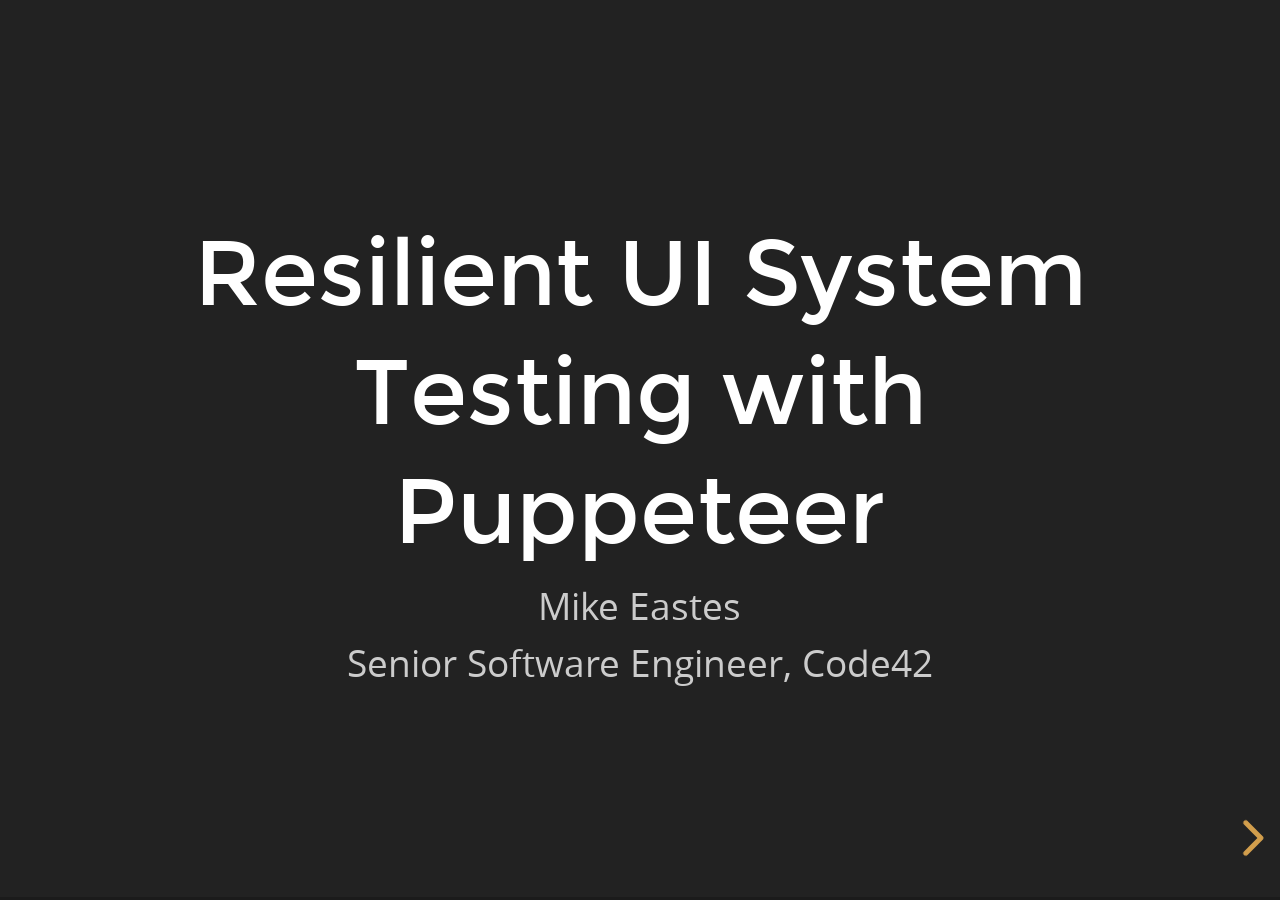
<file: devfest2019/index.html>
<!DOCTYPE html>
	<html class="sl-root decks export offline loaded">
	<head>
		<meta name="viewport" content="width=device-width, initial-scale=1.0, maximum-scale=1.0, user-scalable=no, minimal-ui">
		<meta charset="utf-8">
		<meta http-equiv="X-UA-Compatible" content="IE=edge,chrome=1">
		<title>DevFest MN 2019</title>


		<link rel="stylesheet" type="text/css" href="lib/offline-v2.css">



	</head>
	<body class="reveal-viewport theme-font-montserrat theme-color-black-orange">
		<div class="reveal">
			<div class="slides">
				<section data-id="572f19d4992c21acc2eb9d29028e2541"><div class="sl-block" data-block-type="text" style="width: 806px; left: 77px; top: 156px; height: auto;" data-block-id="baaa02a2c9df902fdb1c6161554b9c65"><div class="sl-block-content" data-placeholder-tag="h1" data-placeholder-text="Title Text" style="z-index: 10;">
<h1>Resilient UI System Testing with Puppeteer</h1>
</div></div>
<div class="sl-block" data-block-type="text" data-block-id="2478da8c804983382f7a465851759366" style="height: auto; min-width: 30px; min-height: 30px; width: 600px; left: 180px; top: 459px;"><div class="sl-block-content" data-placeholder-tag="p" data-placeholder-text="Text" style="z-index: 12; color: rgb(204, 204, 204);">
<p>Mike Eastes</p>

<p>Senior Software Engineer, Code42</p>
</div></div></section><section class="stack" data-id="6c30fe92c44bac8dec78c433c60d41b0"><section data-id="a86cb087738e6c5bb6cea2bc9b75945d"><div class="sl-block" data-block-type="text" style="width: 806px; left: 77px; top: 42px; height: auto;" data-block-id="fad833109666f284c687e1cb6f5b4f07"><div class="sl-block-content" data-placeholder-tag="h2" data-placeholder-text="Title Text" style="z-index: 11;">
<h2>Seeing Red</h2>
</div></div>

<div class="sl-block" data-block-type="image" data-block-id="ec01ebc3ac8bc6b2f4252d93e8772e43" style="min-width: 4px; min-height: 4px; width: 960px; height: 70px; left: 0px; top: 315px;"><div class="sl-block-content" style="z-index: 13;"><img data-natural-width="2500" data-natural-height="183" style="" data-lazy-loaded="" data-src="devfest2019/f1ba9d2a8e94d492e19ef80e452d8dfe.png"></div></div></section><section data-id="848f09003db283b406d8ca789a7705ff">

<div class="sl-block" data-block-type="image" data-block-id="0a8900a5fb5ba08fab8c230b0eaaf33a" style="min-width: 4px; min-height: 4px; width: 561px; height: 265px; left: 200px; top: 218px;"><div class="sl-block-content" style="z-index: 13;"><img data-natural-width="561" data-natural-height="265" style="" data-lazy-loaded="" data-src="devfest2019/bafefb07a6685d9c68766840c446264d.png"></div></div></section><section data-id="f78282a4321d3b4c9738ad3ceefe91b6"><div class="sl-block" data-block-type="text" style="width: 806px; left: 77px; top: 189px; height: auto;" data-block-id="5c4649d24e2ffbb8c528cb208fc295d7"><div class="sl-block-content" data-placeholder-tag="h2" data-placeholder-text="Title Text" style="z-index: 10;">
<h2>Issues</h2>
</div></div>
<div class="sl-block" data-block-type="text" style="width: 806px; left: 77px; top: 263px; height: auto;" data-block-id="e2eacc725d9f9cc1415c2fee25ec6b36"><div class="sl-block-content" data-placeholder-tag="p" data-placeholder-text="Text" style="z-index: 11;">
<ul>
	<li>Builds were slow</li>
	<li>Testing required a full environment</li>
	<li>Complex system interactions led to inconsistency</li>
</ul>
</div></div></section></section><section class="stack" data-id="7612401f1deda0ca440554241476a98c"><section data-id="058bd8e1fce6ed359a9fff9212bb33e4"><div class="sl-block" data-block-type="text" style="width: 806px; left: 77px; top: 266px; height: auto;" data-block-id="42c3c9b1144930a56992347bc7681415"><div class="sl-block-content" data-placeholder-tag="h1" data-placeholder-text="Title Text" style="z-index: 10;" dir="ui">
<h1>If tests are so flaky, why bother at all?</h1>
</div></div></section><section data-id="2bc7df496ede6e6843d4656d6d46cc47"><div class="sl-block" data-block-type="text" style="width: 806px; left: 77px; top: 189px; height: auto;" data-block-id="7adf5b7a4bb50eb9417a103970026765"><div class="sl-block-content" data-placeholder-tag="h2" data-placeholder-text="Title Text" style="z-index: 10;">
<h2>Automated Tests can...</h2>
</div></div>
<div class="sl-block" data-block-type="text" style="width: 806px; left: 77px; top: 263px; height: auto;" data-block-id="6e4eb76187753a4d37ca25a755f19589"><div class="sl-block-content" data-placeholder-tag="p" data-placeholder-text="Text" style="z-index: 11;">
<ul>
	<li>Catch JavaScript errors that happen at runtime</li>
	<li>Catch edge cases in UI behavior</li>
	<li>Validate that data makes it from the API to being rendered</li>
	<li>Validate correctness of rare UI states (server errors)</li>
</ul>
</div></div></section><section data-id="6d04eb3c80b7cd0ca2dc9b82e6399120"><div class="sl-block" data-block-type="text" style="width: 806px; left: 77px; top: 189px; height: auto;" data-block-id="b05fd4e7fbd91f563694c640cb20cc85"><div class="sl-block-content" data-placeholder-tag="h1" data-placeholder-text="Title Text" style="z-index: 10;">
<h1>Most important testing attribute</h1>
</div></div>
<div class="sl-block" data-block-type="text" style="width: 806px; left: 77px; top: 383px; height: auto;" data-block-id="8a1d75e01c7b183224317ea27d2d43f7"><div class="sl-block-content" data-placeholder-tag="h2" data-placeholder-text="Subtitle" style="z-index: 11;">
<h2>Credibility</h2>
</div></div></section><section data-id="c57db57fea116921533a3d0b47fa3092"><div class="sl-block" data-block-type="image" style="width: 710px; height: 476px; left: 125px; top: 154px; min-width: 4px; min-height: 4px;" data-block-id="2c2e75f0a880bb9a44f5aa19c1e15389"><div class="sl-block-content" style="z-index: 11;"></div></div>
<div class="sl-block" data-block-type="image" data-block-id="23e882adf9ae17cb45d96396da0dd2b9" style="min-width: 4px; min-height: 4px; width: 960px; height: 714px; left: 0px; top: -7px;"><div class="sl-block-content" style="z-index: 13;"><img style="" data-natural-width="1470" data-natural-height="1094" data-lazy-loaded="" data-src="devfest2019/a63e00adfbf1fd75cf600639628c9999.png"></div></div></section><section data-id="53bbeeac61df6629264e5095f604d4a9"><div class="sl-block" data-block-type="text" style="width: 806px; left: 77px; top: 266px; height: auto;" data-block-id="fe63fc0fd59fd4fc9c7f6b8d5ff39cdf"><div class="sl-block-content" data-placeholder-tag="h1" data-placeholder-text="Title Text" style="z-index: 10;">
<h1>Know when to cut your losses</h1>
</div></div></section></section><section class="stack" data-id="0c63459ab3c3023854df2803060a8b92"><section data-id="d69dc6c155a75b11281412c035504b0d"><div class="sl-block" data-block-type="text" style="width: 806px; left: 77px; top: 266px; height: auto;" data-block-id="e4fdfc936589a6df8a8f919e86f325b7"><div class="sl-block-content" data-placeholder-tag="h1" data-placeholder-text="Title Text" style="z-index: 10;">
<h1>First: Terminology</h1>
</div></div></section><section data-id="00fab28beaf6d24dfc44e6a0f729fc27"><div class="sl-block" data-block-type="text" style="width: 384px; left: 288px; top: 142px; height: auto;" data-block-id="f95ebd6f6190597c7a43b45431f99eba"><div class="sl-block-content" data-placeholder-tag="h2" data-placeholder-text="Title Text" style="text-align: left; z-index: 11;">
<h2>Unit Test</h2>
</div></div>
<div class="sl-block" data-block-type="text" style="width: 384px; left: 288px; top: 247px; height: auto;" data-block-id="a04de7afa8607297abf8f66c1fe716b9"><div class="sl-block-content" data-placeholder-tag="p" data-placeholder-text="Lorem ipsum dolor sit amet, consectetur adipiscing elit. Proin urna odio, aliquam vulputate faucibus id, elementum lobortis felis. Mauris urna dolor, placerat ac sagittis quis." style="text-align: left; z-index: 12;" dir="ui">
<blockquote>
<p>Validates the correctness of a single unit of work (ie. function, interface).</p>
</blockquote>
</div></div>
<div class="sl-block" data-block-type="shape" data-block-id="c2a7595f0b8a492dc2570312065408a1" style="min-width: 4px; min-height: 4px; width: 260px; height: 123px; left: 220px; top: 475px;"><div class="sl-block-content" data-shape-type="rect" data-shape-fill-color="rgb(74, 134, 232)" data-shape-stretch="true" style="z-index: 13;"><svg xmlns="http://www.w3.org/2000/svg" version="1.1" width="100%" height="100%" preserveaspectratio="none" viewbox="0 0 260 123"><rect width="260" height="123" rx="0" ry="0" class="shape-element" fill="rgb(74, 134, 232)"></rect></svg></div></div>
<div class="sl-block" data-block-type="text" data-block-id="4e23c3e7081e2348687eca3ee455da20" style="height: auto; min-width: 30px; min-height: 30px; width: 167px; left: 267px; top: 491px;"><div class="sl-block-content" data-placeholder-tag="p" data-placeholder-text="Text" style="z-index: 14;">
<p>Web App</p>
</div></div>
<div class="sl-block" data-block-type="shape" data-block-id="71d508339941ff92509de258b232d8f7" style="min-width: 4px; min-height: 4px; width: 146px; height: 59px; left: 334px; top: 539px;"><div class="sl-block-content" data-shape-type="rect" data-shape-fill-color="rgb(208, 224, 227)" data-shape-stretch="true" style="z-index: 15;" data-shape-stroke-color="#ff0000" data-shape-stroke-width="4px"><svg xmlns="http://www.w3.org/2000/svg" version="1.1" width="100%" height="100%" preserveaspectratio="none" viewbox="0 0 146 59"><defs><clippath id="shape-mask-1-1548813421983"><rect width="146" height="59" rx="0" ry="0"></rect></clippath></defs><rect width="146" height="59" rx="0" ry="0" clip-path="url(#shape-mask-1-1548813421983)" class="shape-element" fill="rgb(208, 224, 227)" stroke="#ff0000" stroke-width="8"></rect></svg></div></div>
<div class="sl-block" data-block-type="text" data-block-id="46b512352b6d6dc04e6fae8e9e859356" style="height: auto; min-width: 30px; min-height: 30px; width: 146px; left: 334px; top: 549px;"><div class="sl-block-content" data-placeholder-tag="p" data-placeholder-text="Text" style="z-index: 16; color: rgb(0, 0, 0);">
<p>Function</p>
</div></div>
<div class="sl-block" data-block-type="shape" data-block-id="c99b10a2f7906b84fd56ae112743bbf7" style="min-width: 4px; min-height: 4px; width: 263px; height: 123px; left: 537px; top: 475px;"><div class="sl-block-content" data-shape-type="rect" data-shape-fill-color="rgb(255, 153, 0)" data-shape-stretch="true" style="z-index: 17;"><svg xmlns="http://www.w3.org/2000/svg" version="1.1" width="100%" height="100%" preserveaspectratio="none" viewbox="0 0 263 123"><rect width="263" height="123" rx="0" ry="0" class="shape-element" fill="rgb(255, 153, 0)"></rect></svg></div></div>
<div class="sl-block" data-block-type="text" data-block-id="09a31140fdd3ddcbb02d6796057f0618" style="height: auto; min-width: 30px; min-height: 30px; width: 263px; left: 537px; top: 517px;"><div class="sl-block-content" data-placeholder-tag="p" data-placeholder-text="Text" style="z-index: 18;">
<p>Server API</p>
</div></div></section><section data-id="f06fd2bd0c40f9dab6d09a0a809fcca2"><div class="sl-block" data-block-type="text" style="width: 384px; left: 288px; top: 142px; height: auto;" data-block-id="da66851f2380e4a9206b00f395d85b51"><div class="sl-block-content" data-placeholder-tag="h2" data-placeholder-text="Title Text" style="text-align: left; z-index: 10;">
<h2>System Test</h2>
</div></div>
<div class="sl-block" data-block-type="text" style="width: 384px; left: 288px; top: 247px; height: auto;" data-block-id="aa430076221a583551896e1c0a9de39f"><div class="sl-block-content" data-placeholder-tag="p" data-placeholder-text="Lorem ipsum dolor sit amet, consectetur adipiscing elit. Proin urna odio, aliquam vulputate faucibus id, elementum lobortis felis. Mauris urna dolor, placerat ac sagittis quis." style="text-align: left; z-index: 11;">
<blockquote>
<p>Validates the correctness of a complete system including all modules (ie. visual components, state management, "glue code").</p>
</blockquote>
</div></div>
<div class="sl-block" data-block-type="shape" style="min-width: 4px; min-height: 4px; width: 260px; height: 123px; left: 220px; top: 475px;" data-block-id="64d872c83eb286da8190e59ec4c76261"><div class="sl-block-content" data-shape-type="rect" data-shape-fill-color="rgb(74, 134, 232)" data-shape-stretch="true" style="z-index: 18;" data-shape-stroke-color="#ff0000" data-shape-stroke-width="4px"><svg xmlns="http://www.w3.org/2000/svg" version="1.1" width="100%" height="100%" preserveaspectratio="none" viewbox="0 0 260 123"><defs><clippath id="shape-mask-3-1548813521373"><rect width="260" height="123" rx="0" ry="0"></rect></clippath></defs><rect width="260" height="123" rx="0" ry="0" clip-path="url(#shape-mask-3-1548813521373)" class="shape-element" fill="rgb(74, 134, 232)" stroke="#ff0000" stroke-width="8"></rect></svg></div></div>
<div class="sl-block" data-block-type="text" style="height: auto; min-width: 30px; min-height: 30px; width: 167px; left: 267px; top: 491px;" data-block-id="f0d9227956c70ba855e408d37be4094d"><div class="sl-block-content" data-placeholder-tag="p" data-placeholder-text="Text" style="z-index: 19;">
<p>Web App</p>
</div></div>
<div class="sl-block" data-block-type="shape" style="min-width: 4px; min-height: 4px; width: 146px; height: 59px; left: 334px; top: 539px;" data-block-id="13c3ef6896bd6199223d2c83ab643ae7"><div class="sl-block-content" data-shape-type="rect" data-shape-fill-color="rgb(208, 224, 227)" data-shape-stretch="true" style="z-index: 20;"><svg xmlns="http://www.w3.org/2000/svg" version="1.1" width="100%" height="100%" preserveaspectratio="none" viewbox="0 0 146 59"><rect width="146" height="59" rx="0" ry="0" class="shape-element" fill="rgb(208, 224, 227)"></rect></svg></div></div>
<div class="sl-block" data-block-type="text" style="height: auto; min-width: 30px; min-height: 30px; width: 146px; left: 334px; top: 549px;" data-block-id="47700a1605209eb54eb7aca8903abf67"><div class="sl-block-content" data-placeholder-tag="p" data-placeholder-text="Text" style="z-index: 21; color: rgb(0, 0, 0);">
<p>Function</p>
</div></div>
<div class="sl-block" data-block-type="shape" style="min-width: 4px; min-height: 4px; width: 263px; height: 123px; left: 537px; top: 475px;" data-block-id="fe0bc4569b66bd611596bb0c83b04587"><div class="sl-block-content" data-shape-type="rect" data-shape-fill-color="rgb(255, 153, 0)" data-shape-stretch="true" style="z-index: 22;"><svg xmlns="http://www.w3.org/2000/svg" version="1.1" width="100%" height="100%" preserveaspectratio="none" viewbox="0 0 263 123"><rect width="263" height="123" rx="0" ry="0" class="shape-element" fill="rgb(255, 153, 0)"></rect></svg></div></div>
<div class="sl-block" data-block-type="text" style="height: auto; min-width: 30px; min-height: 30px; width: 263px; left: 537px; top: 517px;" data-block-id="78fa38daa5222eee2cfb79e1c01f7590"><div class="sl-block-content" data-placeholder-tag="p" data-placeholder-text="Text" style="z-index: 23;">
<p>Server API</p>
</div></div></section><section data-id="7dea86be8337be1431fd3b9b9d5ac88d"><div class="sl-block" data-block-type="text" style="width: 899px; left: 31px; top: 140px; height: auto;" data-block-id="d0ea7a3cdecf45800fce68bf2c510811"><div class="sl-block-content" data-placeholder-tag="h2" data-placeholder-text="Title Text" style="text-align: left; z-index: 11;">
<h2 style="text-align: center;">Acceptance  Test</h2>
</div></div>
<div class="sl-block" data-block-type="text" style="width: 384px; left: 288px; top: 247px; height: auto;" data-block-id="251f289c552d271caba95a66e8a43b35"><div class="sl-block-content" data-placeholder-tag="p" data-placeholder-text="Lorem ipsum dolor sit amet, consectetur adipiscing elit. Proin urna odio, aliquam vulputate faucibus id, elementum lobortis felis. Mauris urna dolor, placerat ac sagittis quis." style="text-align: left; z-index: 12;">
<blockquote>
<p>Validates the correctness of complete service including all APIs and applications (ie. web UI, server API).</p>
</blockquote>
</div></div>
<div class="sl-block" data-block-type="shape" style="min-width: 4px; min-height: 4px; width: 260px; height: 123px; left: 220px; top: 475px;" data-block-id="090cf321d65dbb84fc8b79b380dd73e7"><div class="sl-block-content" data-shape-type="rect" data-shape-fill-color="rgb(74, 134, 232)" data-shape-stretch="true" style="z-index: 13;"><svg xmlns="http://www.w3.org/2000/svg" version="1.1" width="100%" height="100%" preserveaspectratio="none" viewbox="0 0 260 123"><rect width="260" height="123" rx="0" ry="0" class="shape-element" fill="rgb(74, 134, 232)"></rect></svg></div></div>
<div class="sl-block" data-block-type="text" style="height: auto; min-width: 30px; min-height: 30px; width: 167px; left: 267px; top: 491px;" data-block-id="c59f6bdf48c3ce815d3956aef8cdfffd"><div class="sl-block-content" data-placeholder-tag="p" data-placeholder-text="Text" style="z-index: 14;">
<p>Web App</p>
</div></div>
<div class="sl-block" data-block-type="shape" style="min-width: 4px; min-height: 4px; width: 146px; height: 59px; left: 334px; top: 539px;" data-block-id="c2eebe2c6acf29af5e866b59f53d5cac"><div class="sl-block-content" data-shape-type="rect" data-shape-fill-color="rgb(208, 224, 227)" data-shape-stretch="true" style="z-index: 15;"><svg xmlns="http://www.w3.org/2000/svg" version="1.1" width="100%" height="100%" preserveaspectratio="none" viewbox="0 0 146 59"><rect width="146" height="59" rx="0" ry="0" class="shape-element" fill="rgb(208, 224, 227)"></rect></svg></div></div>
<div class="sl-block" data-block-type="text" style="height: auto; min-width: 30px; min-height: 30px; width: 146px; left: 334px; top: 549px;" data-block-id="34b22e82e06931adf9857d692c0d0ae0"><div class="sl-block-content" data-placeholder-tag="p" data-placeholder-text="Text" style="z-index: 16; color: rgb(0, 0, 0);">
<p>Function</p>
</div></div>
<div class="sl-block" data-block-type="shape" style="min-width: 4px; min-height: 4px; width: 263px; height: 123px; left: 537px; top: 475px;" data-block-id="a6fddfa4a2f38d4bb35e3d90cd374244"><div class="sl-block-content" data-shape-type="rect" data-shape-fill-color="rgb(255, 153, 0)" data-shape-stretch="true" style="z-index: 17;"><svg xmlns="http://www.w3.org/2000/svg" version="1.1" width="100%" height="100%" preserveaspectratio="none" viewbox="0 0 263 123"><rect width="263" height="123" rx="0" ry="0" class="shape-element" fill="rgb(255, 153, 0)"></rect></svg></div></div>
<div class="sl-block" data-block-type="text" style="height: auto; min-width: 30px; min-height: 30px; width: 263px; left: 537px; top: 517px;" data-block-id="eca51b295fe7ea7e15dff48c6ac2d050"><div class="sl-block-content" data-placeholder-tag="p" data-placeholder-text="Text" style="z-index: 18;">
<p>Server API</p>
</div></div>
<div class="sl-block" data-block-type="shape" data-block-id="0f43b99c94c80906c7d90ec1e36d0402" style="min-width: 4px; min-height: 4px; width: 580px; height: 123px; left: 220px; top: 475px;"><div class="sl-block-content" data-shape-type="rect" data-shape-fill-color="rgba(0, 0, 0, 0)" data-shape-stretch="true" style="z-index: 19;" data-shape-stroke-color="#ff0000" data-shape-stroke-width="4px"><svg xmlns="http://www.w3.org/2000/svg" version="1.1" width="100%" height="100%" preserveaspectratio="none" viewbox="0 0 580 123"><defs><clippath id="shape-mask-5-1548813548589"><rect width="580" height="123" rx="0" ry="0"></rect></clippath></defs><rect width="580" height="123" rx="0" ry="0" clip-path="url(#shape-mask-5-1548813548589)" class="shape-element" fill="rgba(0, 0, 0, 0)" stroke="#ff0000" stroke-width="8"></rect></svg></div></div></section></section><section class="stack" data-id="6165ae3ff65662db5e28f92b83550831"><section data-id="44ddd2a9982edae87c47eddb766d6de7"><div class="sl-block" data-block-type="text" style="width: 876px; left: 42px; top: 302px; height: auto;" data-block-id="19ee8fc81087d88a017c40d43c186f8d"><div class="sl-block-content" data-placeholder-tag="h1" data-placeholder-text="Title Text" style="z-index: 10;">
<h1>System vs. Acceptance</h1>
</div></div></section><section data-id="b6ae607788ee92fc0d3f3d42ede1741c"><div class="sl-block" data-block-type="text" style="width: 806px; left: 77px; top: 98px; height: auto;" data-block-id="76e9bc3344dcd1a3783d92fd38d63a22"><div class="sl-block-content" data-placeholder-tag="h2" data-placeholder-text="Title Text" style="z-index: 10;">
<h2>System tests</h2>
</div></div>
<div class="sl-block" data-block-type="text" style="width: 806px; left: 77px; top: 172px; height: auto;" data-block-id="bf9bf6614619d4adac5366265f6c764f"><div class="sl-block-content" data-placeholder-tag="p" data-placeholder-text="Text" style="z-index: 12;">
<ul>
	<li>Mock all data from server APIs</li>
	<li>Execute in a headless browser</li>
	<li>Validate correctness of the UI only</li>
</ul>
</div></div>
<div class="sl-block" data-block-type="text" style="width: 806px; left: 77px; top: 395px; height: auto;" data-block-id="e995840a5a879598d8aca0a09add9462"><div class="sl-block-content" data-placeholder-tag="h2" data-placeholder-text="Title Text" style="z-index: 14;">
<h2>Acceptance tests</h2>
</div></div>
<div class="sl-block" data-block-type="text" style="width: 806px; left: 77px; top: 469px; height: auto;" data-block-id="30b7a3189ad134959616e6af5d8b924f"><div class="sl-block-content" data-placeholder-tag="p" data-placeholder-text="Text" style="z-index: 15;">
<ul>
	<li>Require real data</li>
	<li>Often execute in a full browser</li>
	<li>Validate correctness of entire system</li>
</ul>
</div></div></section><section data-id="aaa2ce4316cd7a3bf67e90ff45857060"><div class="sl-block" data-block-type="text" style="width: 806px; left: 77px; top: 189px; height: auto;" data-block-id="26f40ccf7ccf0e7d3795f9ac9c66d115"><div class="sl-block-content" data-placeholder-tag="h1" data-placeholder-text="Title Text" style="z-index: 10;">
<h1>One big system test advantage:</h1>
</div></div>
<div class="sl-block" data-block-type="text" style="width: 806px; left: 77px; top: 383px; height: auto;" data-block-id="7e2a60b304f9c47eaffa67f9b58457ec"><div class="sl-block-content" data-placeholder-tag="h2" data-placeholder-text="Subtitle" style="z-index: 11;">
<h2>Shorter Feedback Cycles</h2>
</div></div></section></section><section class="stack" data-id="3229ed5f56368b133bd4188869e5c59f"><section data-id="ff9a0096d4c46d347db3f6e5fa456fbd"><div class="sl-block" data-block-type="text" style="width: 806px; left: 77px; top: 266px; height: auto;" data-block-id="ed93b48c93dc85d96756f35c176a0f9e"><div class="sl-block-content" data-placeholder-tag="h1" data-placeholder-text="Title Text" style="z-index: 10;">
<h1>How did we get here?</h1>
</div></div></section><section data-id="6bbdf220e44166c88f427d769657f12c"><div class="sl-block" data-block-type="text" style="width: 806px; left: 77px; top: 42px; height: auto;" data-block-id="f0c22d353822ff5468bbb3cf3ff553a2"><div class="sl-block-content" data-placeholder-tag="h2" data-placeholder-text="Title Text" style="z-index: 11;">
<h2>Test Pyramid</h2>
</div></div>
<div class="sl-block" data-block-type="image" style="width: 710px; height: 476px; left: 125px; top: 154px; min-width: 4px; min-height: 4px;" data-block-id="28a268a1057e4fe2da3be757447324e0"><div class="sl-block-content" style="z-index: 12;"></div></div>
<div class="sl-block" data-block-type="image" data-block-id="e0179b40775dd132a4a3c8d67e95b3ae" style="min-width: 4px; min-height: 4px; width: 680px; height: 501px; left: 140px; top: 142px;"><div class="sl-block-content" style="z-index: 13;"><img style="" data-natural-width="1451" data-natural-height="1069" data-lazy-loaded="" data-src="devfest2019/c781fe8fce7005fe22cad23c2371f205.png"></div></div></section><section data-id="b8673525275c5bf16a6e7f087074cc2a"><div class="sl-block" data-block-type="text" style="width: 806px; left: 77px; top: 42px; height: auto;" data-block-id="20de026230f7e0a2fdb25a78b4e87ea7"><div class="sl-block-content" data-placeholder-tag="h2" data-placeholder-text="Title Text" style="z-index: 11;">
<h2>"Test Hourglass"</h2>
</div></div>
<div class="sl-block" data-block-type="image" style="width: 710px; height: 476px; left: 125px; top: 154px; min-width: 4px; min-height: 4px;" data-block-id="a47283487ba4530b373607de346a783b"><div class="sl-block-content" style="z-index: 12;"></div></div>
<div class="sl-block" data-block-type="image" data-block-id="1a88ee2d093c1fe3c20caf072218843c" style="min-width: 4px; min-height: 4px; width: 657px; height: 544px; left: 152px; top: 148px;"><div class="sl-block-content" style="z-index: 13;"><img data-natural-width="1548" data-natural-height="1282" style="" data-lazy-loaded="" data-src="devfest2019/bec3108c3291e994deba8553b27a6ad4.png"></div></div></section></section><section class="stack" data-id="d4e9b472e86ef5a0c7a1285d7cdde073"><section data-id="583adf1fc7197618f05d427de45a5646"><div class="sl-block" data-block-type="text" style="width: 806px; left: 77px; top: 266px; height: auto;" data-block-id="9e01e8a79912dfaaf9fe53c932333712"><div class="sl-block-content" data-placeholder-tag="h1" data-placeholder-text="Title Text" style="z-index: 10;">
<h1>Puppeteer saves the day</h1>
</div></div></section><section data-id="5338d8c529f1e1d304c7de2101d96b2f"><div class="sl-block" data-block-type="text" data-block-id="73b99bb71ce9be65720f4527bf961595" style="height: auto; min-width: 30px; min-height: 30px; width: 600px; left: 180px; top: 272px;"><div class="sl-block-content" data-placeholder-tag="p" data-placeholder-text="Text" style="z-index: 11;">
<p>Puppeteer is a Node library provided by Google that allows you to control a webpage inside of a (headless) instance of Chrome.</p>
</div></div></section><section data-id="2009109110494141c3401a328e7b3d16"><div class="sl-block" data-block-type="image" style="width: 710px; height: 476px; left: 125px; top: 154px; min-width: 4px; min-height: 4px;" data-block-id="614e07a1c68c7ef03421b8cca852916b"><div class="sl-block-content" style="z-index: 12;"></div></div>
<div class="sl-block" data-block-type="image" data-block-id="9f8a1e2807e9109e06cceb04cfd98c1f" style="min-width: 4px; min-height: 4px; width: 960px; height: 543px; left: 0px; top: 79px;"><div class="sl-block-content" style="z-index: 13;"><img style="" data-natural-width="2282" data-natural-height="1290" data-lazy-loaded="" data-src="devfest2019/d065145f7d20fc5837b315128709f548.png"></div></div></section><section data-id="c8c54fea1d275ec033fba3bbe62e837d"><div class="sl-block" data-block-type="image" style="width: 710px; height: 476px; left: 125px; top: 154px; min-width: 4px; min-height: 4px;" data-block-id="338e458123d222c63474752b3f406fd2"><div class="sl-block-content" style="z-index: 12;"></div></div>
<div class="sl-block" data-block-type="image" data-block-id="3d3542a0e7953886affe6ad556e2218a" style="min-width: 4px; min-height: 4px; width: 960px; height: 640px; left: 0px; top: 30px;"><div class="sl-block-content" style="z-index: 13;"><img data-natural-width="1242" data-natural-height="828" style="" data-lazy-loaded="" data-src="devfest2019/97c6c38b7f843579acfeac6d728ed0ae.png"></div></div></section></section><section class="stack" data-id="490a36cdc8c88ca0df07b665fd2f89ce"><section data-id="9155bc5fbc2766ba02256267e80b1e86"><div class="sl-block" data-block-type="text" style="width: 806px; left: 77px; top: 42px; height: auto;" data-block-id="53befa8930a91f124d6688c45b2ff9b0"><div class="sl-block-content" data-placeholder-tag="h2" data-placeholder-text="Title Text" style="z-index: 11;">
<h2>Example Test</h2>
</div></div>
<div class="sl-block" data-block-type="code" data-block-id="02e80d44f6f88b055b801f4586776891" style="min-width: 30px; min-height: 30px; width: 908px; height: 440px; left: 26px; top: 200px;"><div class="sl-block-content notranslate" style="z-index: 13; font-size: 150%;" data-highlight-theme="monokai"><pre class="javascript"><code>describe('Google', () =&gt; {
  const Selector = {
    SearchField: 'input[type="text"]',
  };

  beforeEach(async () =&gt; {
    await page.goto('https://google.com');
  });

  it('should contain a search field', async () =&gt; {
    const searchInput = await page.$(Selector.SearchField);
    expect(searchInput).toBeTruthy();
  });
});
</code></pre></div></div></section><section data-id="f0c314abfb9e63589eabf4a27fbbca36"><div class="sl-block" data-block-type="text" style="width: 806px; left: 77px; top: 266px; height: auto;" data-block-id="ffcf713b30edb60b68ee43fe5263e984"><div class="sl-block-content" data-placeholder-tag="h1" data-placeholder-text="Title Text" style="z-index: 10;">
<h1>Example with Mock API</h1>
</div></div></section><section data-id="6e01c786c60106d7460aad19ee73264e"><div class="sl-block" data-block-type="image" style="width: 710px; height: 476px; left: 125px; top: 154px; min-width: 4px; min-height: 4px;" data-block-id="5ef2cdf073af26fe9f37e20be1a72311"><div class="sl-block-content" style="z-index: 12;"></div></div>
<div class="sl-block" data-block-type="image" data-block-id="325a248225cf7135200836775b234024" style="min-width: 4px; min-height: 4px; width: 960px; height: 469px; left: 0px; top: 116px;"><div class="sl-block-content" style="z-index: 13;"><img style="" data-natural-width="1986" data-natural-height="970" data-lazy-loaded="" data-src="devfest2019/b09f7f86bbf0b48eb3d6cbcca25b18df.png"></div></div></section><section data-id="044aeb68d655c16f3c22ea15c28fdd72">
<div class="sl-block" data-block-type="code" data-block-id="978f0858bbdcc42aaafdaa0f6e831067" style="min-width: 30px; min-height: 30px; width: 960px; height: 700px; left: 0px; top: 0px;"><div class="sl-block-content notranslate" data-highlight-theme="monokai" style="z-index: 13; font-size: 87%;"><pre class="javascript"><code>describe('Weather', () =&gt; {
  const Selector = {
    Temperature: '[data-test="temperature"]',
    Conditions: '[data-test="conditions"]',
  };

  const url = 'http://localhost:3000';

  function mockResponse(data) {
    page.on('request', (interceptedRequest) =&gt; {
      if (interceptedRequest.url().endsWith('weather/get')) {
        interceptedRequest.respond({
          status: 200,
          contentType: 'application/json; charset=utf-8',
          headers: { 'Access-Control-Allow-Origin': '*' },
          body: JSON.stringify(data),
        });
      } else {
        interceptedRequest.continue();
      }
    });
  }

  beforeEach(() =&gt; {
    page.setRequestInterception(true);
  });

  it('should contain the temperature and conditions', async () =&gt; {
    mockResponse({ currently: { temperature: 42, summary: 'Sunny' } });
    await page.goto(url);

    await page.waitFor(Selector.Temperature);
    await page.waitFor(Selector.Conditions);

    const temp = await page.$(Selector.Temperature);
    expect(await temp.$eval('*', node =&gt; node.innerText)).toBe('42');

    const conditions = await page.$(Selector.Conditions);
    expect(await conditions.$eval('*', node =&gt; node.innerText).toBe('Sunny');
  });
});
</code></pre></div></div></section></section><section class="stack" data-id="76538c8766b3bcf4dd88bc90789c278c"><section data-id="8431bf020a6ba0618c8f7b4b15302054"><div class="sl-block" data-block-type="text" style="width: 806px; left: 77px; top: 266px; height: auto;" data-block-id="b694d662d2627b3d35828665137d747c"><div class="sl-block-content" data-placeholder-tag="h1" data-placeholder-text="Title Text" style="z-index: 10;">
<h1>Other Puppeteer Features</h1>
</div></div></section><section data-id="935f313aefe6c3f2d02f5ab1d64e6b9e"><div class="sl-block" data-block-type="text" style="width: 806px; left: 77px; top: 263px; height: auto;" data-block-id="a64471d024e2e533b3367a4c97d6b4a2"><div class="sl-block-content" data-placeholder-tag="p" data-placeholder-text="Text" style="z-index: 11;">
<ul>
	<li>Generate images and PDFs from webpages</li>
	<li>Compatible with any JavaScript test runner</li>
	<li>Fully emulates a keyboard and mouse</li>
	<li>The ability to slow down tests for easier debugging</li>
	<li>Uses the real Chrome browser</li>
</ul>
</div></div></section></section><section class="stack" data-id="d73709fa83f5de8d900480b8164aa393"><section data-id="07aab17585a45c48111e21542c7289ba"><div class="sl-block" data-block-type="text" style="width: 806px; left: 77px; top: 266px; height: auto;" data-block-id="04076a286e946022144cf8504d31e5f3"><div class="sl-block-content" data-placeholder-tag="h1" data-placeholder-text="Title Text" style="z-index: 10;">
<h1>All in One Solution: Cypress</h1>
</div></div></section><section data-id="a2ea6478f960633a158e2a70acb37b56"><div class="sl-block" data-block-type="image" style="width: 960px; height: 450px; left: 0px; top: 125px; min-width: 4px; min-height: 4px;" data-block-id="f80e3ee0ac9c236c52e9db9aeaece08b"><div class="sl-block-content" style="z-index: 11;"><img data-natural-width="1140" data-natural-height="534" style="" data-lazy-loaded="" data-src="devfest2019/5e929d8d83b8d8ab8348d473d61f6fc8.png"></div></div></section><section data-id="eb6005d0f4f469a44fee514fe60ab484"><div class="sl-block" data-block-type="text" style="width: 806px; left: 77px; top: 42px; height: auto;" data-block-id="d543016306b532a38132a9a10fd2a538"><div class="sl-block-content" data-placeholder-tag="h2" data-placeholder-text="Title Text" style="z-index: 11;">
<h2>Example</h2>
</div></div>
<div class="sl-block" data-block-type="code" data-block-id="c41c9fe6484b95b5f224f0c8584f5d4b" style="min-width: 30px; min-height: 30px; width: 847px; height: 300px; left: 57px; top: 210px;"><div class="sl-block-content notranslate" data-highlight-theme="monokai" style="z-index: 12; font-size: 150%;"><pre class="javascript"><code>describe('Website tests', () =&gt; {
  it('shows content when clicking the button', () =&gt; {
    cy.visit('https://www.mywebsite.com');

    cy.get('.button').click();

    cy.get('.content').should('exist');
  });
});</code></pre></div></div></section><section data-id="c2d4835d90d16ad0a84acdf531403ff0"><div class="sl-block" data-block-type="text" style="width: 806px; left: 77px; top: 189px; height: auto;" data-block-id="383b9ef4e3d6e6b6775c8855ddea42b9"><div class="sl-block-content" data-placeholder-tag="h2" data-placeholder-text="Title Text" style="z-index: 10;">
<h2>Includes many nice features</h2>
</div></div>
<div class="sl-block" data-block-type="text" style="width: 806px; left: 77px; top: 337px; height: auto;" data-block-id="67c63ad0bcfe579cfb81e730d605ab77"><div class="sl-block-content" data-placeholder-tag="p" data-placeholder-text="Text" style="z-index: 11;">
<ul>
	<li>Screenshots / videos</li>
	<li>Utility functions</li>
	<li>Test debugger</li>
</ul>
</div></div></section><section data-id="e2c843d1c290dc4ac74e548923ed43d0"><div class="sl-block" data-block-type="text" style="width: 806px; left: 77px; top: 189px; height: auto;" data-block-id="1327626887d62a794d6cf7ef242327cf"><div class="sl-block-content" data-placeholder-tag="h2" data-placeholder-text="Title Text" style="z-index: 10;">
<h2>Downsides</h2>
</div></div>
<div class="sl-block" data-block-type="text" style="width: 806px; left: 77px; top: 263px; height: auto;" data-block-id="7d87dca862c056e0f9e4afb6769c471a"><div class="sl-block-content" data-placeholder-tag="p" data-placeholder-text="Text" style="z-index: 11;">
<ul>
	<li>Less control</li>
	<li>More bugs</li>
	<li>Need to write tests in a different way (no variables!)</li>
</ul>
</div></div></section><section data-id="bb3d5fb8f8d29ef7734d842081caeffe"><div class="sl-block" data-block-type="text" style="width: 806px; left: 77px; top: 189px; height: auto;" data-block-id="653dd16ff41a232df0e04610c2cf169e"><div class="sl-block-content" data-placeholder-tag="h1" data-placeholder-text="Title Text" style="z-index: 10;">
<h1>Would I recommend Cypress?</h1>
</div></div>
<div class="sl-block" data-block-type="text" style="width: 806px; left: 77px; top: 383px; height: auto;" data-block-id="a7d7e267a684372beca5a88c146510df"><div class="sl-block-content" data-placeholder-tag="h2" data-placeholder-text="Subtitle" style="z-index: 11;">
<h2>It depends...</h2>
</div></div></section></section><section class="stack" data-id="58e2b6d9b7499fed0f1ac2be4c29b137"><section data-id="fffd66975bf2235368fcd856aa86f3a2"><div class="sl-block" data-block-type="text" style="width: 806px; left: 77px; top: 266px; height: auto;" data-block-id="87878b1f4bb784c1e38abb8308f0fd36"><div class="sl-block-content" data-placeholder-tag="h1" data-placeholder-text="Title Text" style="z-index: 10;">
<h1>Tips to Improve Reliability</h1>
</div></div></section><section data-id="5c69ffe7dec05d2c880350090d0aaf89"><div class="sl-block" data-block-type="text" style="width: 806px; left: 77px; top: 70px; height: auto;" data-block-id="fe7c575446a044a50b2f17e285523077"><div class="sl-block-content" data-placeholder-tag="h1" data-placeholder-text="Title Text" style="z-index: 11;">
<h1>Avoid hard-coded waits</h1>
</div></div>
<div class="sl-block" data-block-type="image" data-block-id="e7829082eca04e8732fe4a4edbaa8be5" style="min-width: 4px; min-height: 4px; width: 509px; height: 335px; left: 219px; top: 313px;"><div class="sl-block-content" style="z-index: 12;"><img data-natural-width="1920" data-natural-height="1263" style="" data-lazy-loaded="" data-src="devfest2019/209855ff5323c75ccb9fce8196f5e4e2"></div></div></section><section data-id="ec3c354fe6824045948d2a21630b6163"><div class="sl-block" data-block-type="text" style="width: 806px; left: 77px; top: 70px; height: auto;" data-block-id="8be124f5837f348375bd754f35d8d600"><div class="sl-block-content" data-placeholder-tag="h1" data-placeholder-text="Title Text" style="z-index: 11;">
<h1>Multiple assertions are okay!</h1>
</div></div>
<div class="sl-block" data-block-type="image" data-block-id="d583292c0da60c2e07d3199501a3c90d" style="min-width: 4px; min-height: 4px; width: 610px; height: 343px; left: 175px; top: 319px;"><div class="sl-block-content" style="z-index: 12;"><img data-natural-width="1920" data-natural-height="1080" style="" data-lazy-loaded="" data-src="devfest2019/5f87aa453d23eaa1b50c4a44aaf73c70"></div></div></section><section data-id="b6fc44b002468d94c9d607c781de1495"><div class="sl-block" data-block-type="text" style="width: 806px; left: 77px; top: 59px; height: auto;" data-block-id="3d293389d68f6dc89c0fa8f373e6f1f8"><div class="sl-block-content" data-placeholder-tag="h1" data-placeholder-text="Title Text" style="z-index: 11;">
<h1>Consider your comprehensive test coverage</h1>
</div></div>
<div class="sl-block" data-block-type="image" data-block-id="36310829a09167df4f18b27deab8dd2d" style="min-width: 4px; min-height: 4px; width: 445px; height: 355px; left: 258px; top: 313px;"><div class="sl-block-content" style="z-index: 12;"><img data-natural-width="445" data-natural-height="355" style="" data-lazy-loaded="" data-src="devfest2019/3d5f3cc9d492a0d6a025a73278d84f3b.png"></div></div></section></section><section class="stack" data-id="e91001c68aaf4b66bf42e7e267949dd3"><section data-id="f5799f7cce4cfcf9f7fbe66984bd572e"><div class="sl-block" data-block-type="text" style="width: 806px; left: 77px; top: 266px; height: auto;" data-block-id="21f5dc217d99a4d904d78c916d3df36c"><div class="sl-block-content" data-placeholder-tag="h1" data-placeholder-text="Title Text" style="z-index: 10;">
<h1>Results</h1>
</div></div></section><section data-id="e4741929c2289bf5323d248b86c5afb4"><div class="sl-block" data-block-type="text" style="width: 806px; left: 77px; top: 189px; height: auto;" data-block-id="cf9f9a85f64f44126ae75368673e28f6"><div class="sl-block-content" data-placeholder-tag="h2" data-placeholder-text="Title Text" style="z-index: 10;">
<h2>Improvements</h2>
</div></div>
<div class="sl-block" data-block-type="text" style="width: 806px; left: 77px; top: 263px; height: auto;" data-block-id="1c6c560bd96e5ab5582ae16be551cfab"><div class="sl-block-content" data-placeholder-tag="p" data-placeholder-text="Text" style="z-index: 11;">
<ul>
	<li>Builds complete in less than half the time</li>
	<li>Tests run on every PR; only running the web app is required</li>
	<li>Reduced complexity and shorter feedback cycle resulted in less random failures</li>
</ul>
</div></div></section><section data-id="bdfbd6810ba784936869477597c37fc7"><div class="sl-block" data-block-type="image" data-block-id="066366d953c36a910306aba138b86c50" style="min-width: 4px; min-height: 4px; width: 960px; height: 55px; left: 0px; top: 323px;"><div class="sl-block-content" style="z-index: 11;"><img data-natural-width="1614" data-natural-height="93" style="" data-lazy-loaded="" data-src="devfest2019/b10c9fc9b18634c205a6efcf004b0152.png"></div></div></section></section><section class="stack" data-id="ee2be59168892cfd2337f75681e01af0"><section data-id="a16d5a6c71c656d4828b7826c5a5d450"><div class="sl-block" data-block-type="text" style="width: 806px; left: 77px; top: 302px; height: auto;" data-block-id="b6d05d5f3e960e404d0a4aad4410b698"><div class="sl-block-content" data-placeholder-tag="h1" data-placeholder-text="Title Text" style="z-index: 10;">
<h1>Where next?</h1>
</div></div>
</section><section data-id="deb0157faea843aee87e0d0e58c99367"><div class="sl-block" data-block-type="text" style="width: 806px; left: 77px; top: 266px; height: auto;" data-block-id="f7fecf0bc23503abd7a05537e3158717"><div class="sl-block-content" data-placeholder-tag="h1" data-placeholder-text="Title Text" style="z-index: 11;">
<h1>Continuous Delivery</h1>
</div></div>
<div class="sl-block" data-block-type="text" data-block-id="c05d0a98fd55e12eb799781d973ede31" style="height: auto; min-width: 30px; min-height: 30px; width: 600px; left: 180px; top: 363px;"><div class="sl-block-content" data-placeholder-tag="p" data-placeholder-text="Text" style="z-index: 12;">
<p>Following development practices that allow you to release at any time.</p>
</div></div></section></section><section data-id="efb5ed72201a379764a66b22d742be6d"><div class="sl-block" data-block-type="text" style="width: 806px; left: 77px; top: 266px; height: auto;" data-block-id="3faf4fcf712eaedf3ca2e3cfdda85d13"><div class="sl-block-content" data-placeholder-tag="h1" data-placeholder-text="Title Text" style="z-index: 10;">
<h1>Mike Eastes</h1>

<p>mike.eastes@code42.com</p>

<p>https://github.com/meastes</p>
</div></div></section>
			</div>
		</div>

		<script>
			var SLConfig = {"deck": {"id":1400493,"slug":"devfest2019","title":"DevFest MN 2019","description":"","width":960,"height":700,"visibility":"all","published_at":"2018-12-20T02:38:33.581Z","sanitize_messages":null,"thumbnail_url":"https://s3.amazonaws.com/media-p.slid.es/thumbnails/c283aee4412adfafb22eafee8c4b5f91/thumb.jpg?1549118113","view_count":4,"user":{"id":908584,"username":"meastes","name":null,"description":null,"thumbnail_url":"https://www.gravatar.com/avatar/a5bf3b6a075c97dc7298e5e54659fc09?s=140\u0026d=https%3A%2F%2Fstatic.slid.es%2Fimages%2Fdefault-profile-picture.png","paid":true,"pro":false,"lite":true,"team_id":null,"settings":{"id":1623743,"present_controls":false,"present_upsizing":true,"present_pointer":false,"present_notes":true,"default_deck_tag_id":null}},"background_transition":"slide","transition":"slide","theme_id":null,"theme_font":"montserrat","theme_color":"black-orange","auto_slide_interval":0,"comments_enabled":true,"forking_enabled":true,"rolling_links":false,"center":false,"shuffle":false,"should_loop":false,"share_notes":false,"slide_number":false,"slide_count":57,"rtl":false,"version":2,"collaborative":true,"deck_user_editor_limit":1,"data_updated_at":1549135082580,"font_typekit":null,"font_google":null,"notes":{"572f19d4992c21acc2eb9d29028e2541":"","a86cb087738e6c5bb6cea2bc9b75945d":"History lesson at Code","848f09003db283b406d8ca789a7705ff":"","53bbeeac61df6629264e5095f604d4a9":"","ff9a0096d4c46d347db3f6e5fa456fbd":"","b8673525275c5bf16a6e7f087074cc2a":"","d69dc6c155a75b11281412c035504b0d":"","00fab28beaf6d24dfc44e6a0f729fc27":"","2baee40c2390ee5b03c82bce9b148bfd":"","f06fd2bd0c40f9dab6d09a0a809fcca2":"","7dea86be8337be1431fd3b9b9d5ac88d":"","6bbdf220e44166c88f427d769657f12c":"","b6ae607788ee92fc0d3f3d42ede1741c":"","44ddd2a9982edae87c47eddb766d6de7":"","583adf1fc7197618f05d427de45a5646":"","5338d8c529f1e1d304c7de2101d96b2f":"","9155bc5fbc2766ba02256267e80b1e86":"","044aeb68d655c16f3c22ea15c28fdd72":"","f0c314abfb9e63589eabf4a27fbbca36":"","07aab17585a45c48111e21542c7289ba":"","f78282a4321d3b4c9738ad3ceefe91b6":"","f5799f7cce4cfcf9f7fbe66984bd572e":"","c2d4835d90d16ad0a84acdf531403ff0":"","2aca219072cdfa1233b998318b1e7375":"Example: tab key","fffd66975bf2235368fcd856aa86f3a2":"","5c69ffe7dec05d2c880350090d0aaf89":"","ec3c354fe6824045948d2a21630b6163":"","b6fc44b002468d94c9d607c781de1495":"","033bd5456f4efdb2b362ab96dc43c3d1":"","f0e4ed5384cacf4f75c9a3002dbf13c0":"","a16d5a6c71c656d4828b7826c5a5d450":"","e4741929c2289bf5323d248b86c5afb4":"","aaa2ce4316cd7a3bf67e90ff45857060":"","bd65af5cfb1ede58268c39bd701b220e":"","efb5ed72201a379764a66b22d742be6d":"","a2ea6478f960633a158e2a70acb37b56":"","058bd8e1fce6ed359a9fff9212bb33e4":"","2bc7df496ede6e6843d4656d6d46cc47":"","6e01c786c60106d7460aad19ee73264e":"","c8c54fea1d275ec033fba3bbe62e837d":"","2009109110494141c3401a328e7b3d16":"","6d04eb3c80b7cd0ca2dc9b82e6399120":"","c57db57fea116921533a3d0b47fa3092":"","8431bf020a6ba0618c8f7b4b15302054":"","935f313aefe6c3f2d02f5ab1d64e6b9e":"","eb6005d0f4f469a44fee514fe60ab484":"","3e3b843500649d8c5ea8ab366143dde9":"","e2c843d1c290dc4ac74e548923ed43d0":"","bb3d5fb8f8d29ef7734d842081caeffe":"","deb0157faea843aee87e0d0e58c99367":"","bdfbd6810ba784936869477597c37fc7":""}}};


			// Use local fonts
			SLConfig.fonts_url = 'lib/fonts/';
		</script>

		<script src="lib/reveal.min.js"></script>
		<script src="lib/offline.js"></script>

		<!-- Initialize the presentation -->
		<script>
			Reveal.initialize({
				width: 960,
				height: 700,
				margin: 0.05,

				hash: true,
				controls: true,
				progress: true,
				mouseWheel: false,
				showNotes: false,
				slideNumber: false,

				autoSlide: 0,
				autoSlideStoppable: true,

				center: false,
				shuffle: false,
				loop: false,
				rtl: false,

				transition: "slide",
				backgroundTransition: "slide",

				dependencies: [
					{ src: 'lib/reveal-plugins/markdown/marked.js', condition: function() { return !!document.querySelector( '[data-markdown]' ); } },
					{ src: 'lib/reveal-plugins/markdown/markdown.js', condition: function() { return !!document.querySelector( '[data-markdown]' ); } },
					{ src: 'lib/reveal-plugins/highlight/highlight.js', async: true, callback: function() { hljs.initHighlighting(); hljs.initHighlightingOnLoad(); } },
					{ src: 'lib/reveal-plugins/notes/notes.js', async: true, condition: function() { return !!document.body.classList; } },
					{ src: 'lib/reveal-plugins/zoom/zoom.js', async: true }
				]
			});
		</script>

		

	</body>
</html>
</file>
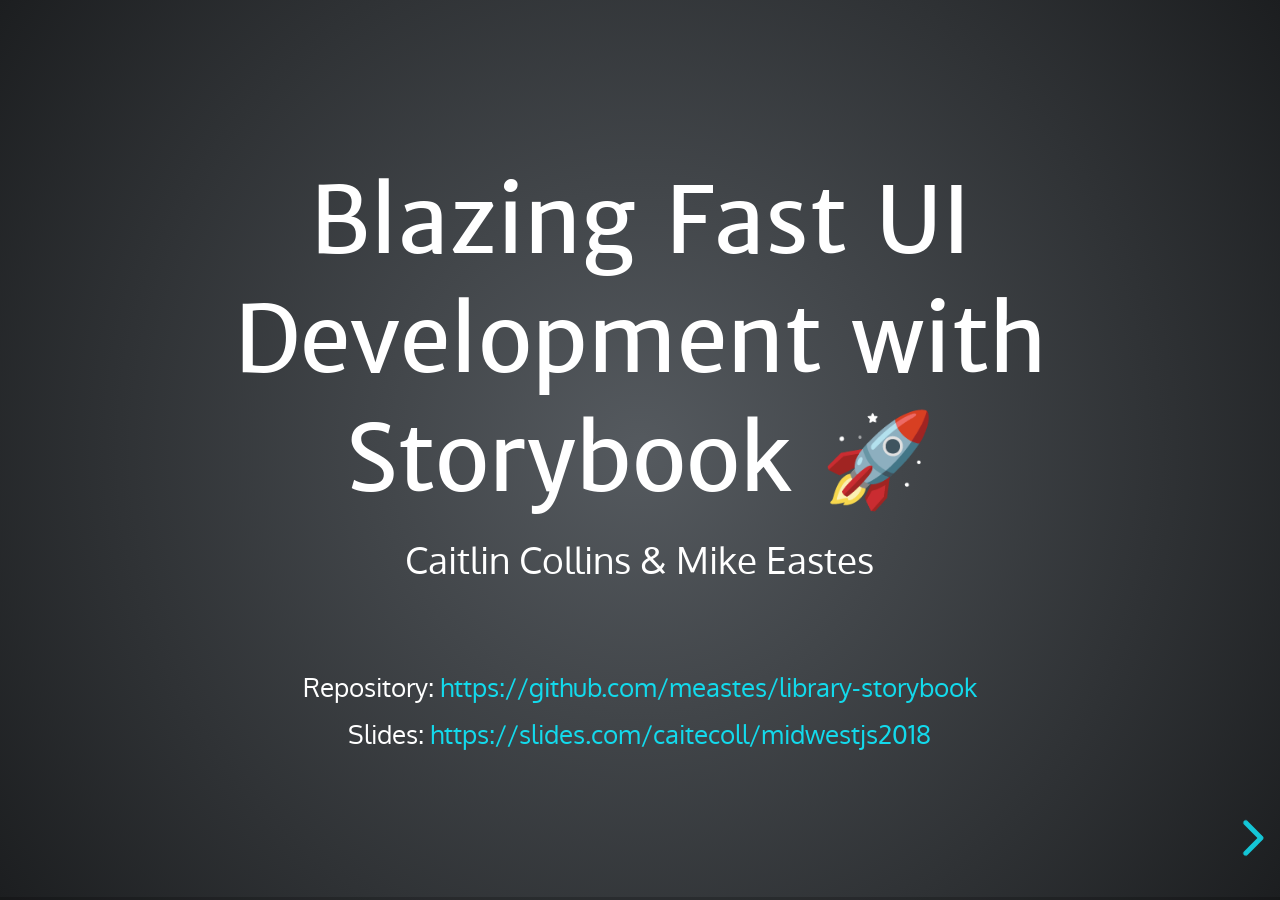
<file: midwestjs2018/index.html>
<!DOCTYPE html>
	<html class="sl-root decks export offline loaded">
	<head>
		<meta name="viewport" content="width=device-width, initial-scale=1.0, maximum-scale=1.0, user-scalable=no, minimal-ui">
		<meta charset="utf-8">
		<meta http-equiv="X-UA-Compatible" content="IE=edge,chrome=1">
		<title>MidwestJS2018</title>


		<link rel="stylesheet" type="text/css" href="lib/offline-v2.css">



	</head>
	<body class="reveal-viewport theme-font-merriweather theme-color-grey-blue">
		<div class="reveal">
			<div class="slides">
				<section data-id="cfa7893702833b7ffb1f0721d6d21988"><div class="sl-block" data-block-type="text" style="width: 806px; left: 77px; top: 113px; height: auto;" data-block-id="876c17974b9bb0f0a09009abdacb71bf"><div class="sl-block-content" data-placeholder-tag="h1" data-placeholder-text="Title Text" style="z-index: 11;">
<h1>Blazing Fast UI Development with Storybook 🚀</h1>
</div></div>
<div class="sl-block" data-block-type="text" data-block-id="9a1c0ce5f5c102bd7bdc2752c240d3fa" style="height: auto; min-width: 30px; min-height: 30px; width: 600px; left: 180px; top: 420px;"><div class="sl-block-content" data-placeholder-tag="p" data-placeholder-text="Text" style="z-index: 12;">
<p>Caitlin Collins &amp; Mike Eastes</p>
</div></div>
<div class="sl-block" data-block-type="text" data-block-id="e0c33d663df2de871b61694f6bf60378" style="height: auto; min-width: 30px; min-height: 30px; width: 600px; left: 180px; top: 521px;"><div class="sl-block-content" data-placeholder-tag="p" data-placeholder-text="Text" style="z-index: 13;">
<p><span style="font-size:0.7em">Repository: <a href="https://github.com/meastes/library-storybook" target="_blank">https://github.com/meastes/library-storybook</a><br>
Slides: <a href="https://slides.com/caitecoll/midwestjs2018" target="_blank">https://slides.com/caitecoll/midwestjs2018</a></span></p>
</div></div></section><section class="stack" data-id="394df8f0291a3c38ed48e3d2b0e853d7"><section data-id="143328d6b4bcdfda10df12200521b104"><div class="sl-block" data-block-type="text" style="width: 806px; left: 77px; top: 266px; height: auto;" data-block-id="0b552118816fbef0590d453618ae8180"><div class="sl-block-content" data-placeholder-tag="h1" data-placeholder-text="Title Text" style="z-index: 10;">
<h1>Storytime</h1>
</div></div></section><section data-id="68792ebe88ff1c2e58b93a6595941865"><div class="sl-block" data-block-type="image" style="width: 216px; height: 82px; left: 160px; top: 309px; min-width: 4px; min-height: 4px;" data-block-id="5c9b0294971888435ec2806abe2cfa94"><div class="sl-block-content" style="z-index: 10;"><img style="" data-natural-width="232" data-natural-height="88" data-lazy-loaded="" data-src="midwestjs2018/04f29d735f32c649b9156938059bedc1.png"></div></div>
<div class="sl-block" data-block-type="shape" style="width: 76px; height: 40px; left: 442px; top: 330px;" data-block-id="3a7e8ee3a1935ff5fc7870572177e885"><div class="sl-block-content" data-shape-type="arrow-right" data-shape-fill-color="rgb(241, 194, 50)" data-shape-stretch="true" style="z-index: 11;"><svg xmlns="http://www.w3.org/2000/svg" version="1.1" width="100%" height="100%" preserveaspectratio="none" viewbox="0 0 76 40"><polygon points="0,12 38,12 38,0 76,20 38,40 38,28 0,28" class="shape-element" fill="rgb(241, 194, 50)"></polygon></svg></div></div>
<div class="sl-block" data-block-type="image" style="width: 232px; height: 82px; left: 568px; top: 309px; min-width: 4px; min-height: 4px;" data-block-id="411d3a33640c781c7a2d955694905a4a"><div class="sl-block-content" style="z-index: 12;"><img data-natural-width="232" data-natural-height="82" style="" data-lazy-loaded="" data-src="midwestjs2018/e6c59f510e66e256856079a715851c02.png"></div></div></section><section data-id="b2d261a0f85c9e3908142c9f40457d68"><div class="sl-block" data-block-type="image" data-block-id="b2203a0e2c9af2898fcab8e002086f13" style="min-width: 4px; min-height: 4px; width: 806px; height: 362px; left: 77px; top: 169px;"><div class="sl-block-content" style="z-index: 11;"><img style="" data-natural-width="1525" data-natural-height="684" data-lazy-loaded="" data-src="midwestjs2018/a077a78a04c27d8a21f9f029ceac1998.png"></div></div>
<div class="sl-block" data-block-type="shape" data-block-id="bf4c6f3eea7ba04ed252663cb6cc2a72" style="min-width: 4px; min-height: 4px; width: 201px; height: 334px; left: 490px; top: 169px;"><div class="sl-block-style" style="z-index: 12; opacity: 0.68;"><div class="sl-block-content" data-shape-type="rect" data-shape-fill-color="rgb(0, 0, 0)" data-shape-stretch="true" style="z-index: 12;" data-shape-stroke-color="#f1c232" data-shape-stroke-width="6"><svg xmlns="http://www.w3.org/2000/svg" version="1.1" width="100%" height="100%" preserveaspectratio="none" viewbox="0 0 201 334"><defs><clippath id="shape-mask-7-1533813992671"><rect width="201" height="334"></rect></clippath></defs><rect width="201" height="334" clip-path="url(#shape-mask-7-1533813992671)" class="shape-element" fill="rgb(0, 0, 0)" stroke="#f1c232" stroke-width="12"></rect></svg></div></div></div>
<div class="sl-block" data-block-type="image" data-block-id="249c6c0684abae21fac71b6f25ddfa81" style="min-width: 4px; min-height: 4px; width: 83px; height: 83px; left: 549px; top: 287px;"><div class="sl-block-content" style="z-index: 13;"><img style="" data-natural-width="256" data-natural-height="256" data-lazy-loaded="" data-src="midwestjs2018/5e64ff3da51784e6d5f7c53a19f7c9c5.png"></div></div></section><section data-id="ae2a4c50b4ac209d74c09719d2fe3f6f"><div class="sl-block" data-block-type="image" style="width: 806px; height: 362px; left: 77px; top: 169px; min-width: 4px; min-height: 4px;" data-block-id="952816990588db6cb2df9b6d15f83f94"><div class="sl-block-content" style="z-index: 10;"><img style="" data-natural-width="1525" data-natural-height="684" data-lazy-loaded="" data-src="midwestjs2018/a077a78a04c27d8a21f9f029ceac1998.png"></div></div>
<div class="sl-block" data-block-type="shape" style="width: 62px; height: 60px; left: 69px; top: 160px;" data-block-id="b7b1f8ac3c1f3a98c47b484ab312a63c"><div class="sl-block-style" style="z-index: 11;"><div class="sl-block-content" data-shape-type="rect" data-shape-fill-color="rgba(0, 0, 0, 0)" data-shape-stretch="true" style="z-index: 11;" data-shape-stroke-color="#f1c232" data-shape-stroke-width="6"><svg xmlns="http://www.w3.org/2000/svg" version="1.1" width="100%" height="100%" preserveaspectratio="none" viewbox="0 0 62 60"><defs><clippath id="shape-mask-8-1533814288415"><rect width="62" height="60"></rect></clippath></defs><rect width="62" height="60" clip-path="url(#shape-mask-8-1533814288415)" class="shape-element" fill="rgba(0, 0, 0, 0)" stroke="#f1c232" stroke-width="12"></rect></svg></div></div></div></section><section data-id="06bc8cd2a3f94d50f6342caece96e486"><div class="sl-block" data-block-type="shape" style="width: 114px; height: 44px; left: 386px; top: 320px;" data-block-id="21b6a82414ba6ba4c63fcae559720cf8"><div class="sl-block-style" style="z-index: 12;"><div class="sl-block-content" data-shape-type="rect" data-shape-fill-color="rgba(0, 0, 0, 0)" data-shape-stretch="true" style="z-index: 12;" data-shape-stroke-color="#f1c232" data-shape-stroke-width="6"><svg xmlns="http://www.w3.org/2000/svg" version="1.1" width="100%" height="100%" preserveaspectratio="none" viewbox="0 0 114 44"><defs><clippath id="shape-mask-9-1533814289004"><rect width="114" height="44"></rect></clippath></defs><rect width="114" height="44" clip-path="url(#shape-mask-9-1533814289004)" class="shape-element" fill="rgba(0, 0, 0, 0)" stroke="#f1c232" stroke-width="12"></rect></svg></div></div></div>
<div class="sl-block" data-block-type="image" data-block-id="1df4d4f3a412cd37354d28c66025ad84" style="min-width: 4px; min-height: 4px; width: 247px; height: 334px; left: 357px; top: 183px;"><div class="sl-block-content" style="z-index: 11;"><img data-natural-width="247" data-natural-height="334" style="" data-lazy-loaded="" data-src="midwestjs2018/8cbe04ff1dd3946cabdce24e22af4903.png"></div></div></section><section data-id="28fe6d8c18d4b2e93abdb078f0165de1"><div class="sl-block" data-block-type="image" data-block-id="4fb184d6718ec67d66b248e4dd8ccd72" style="min-width: 4px; min-height: 4px; width: 806px; height: 68px; left: 77px; top: 316px;"><div class="sl-block-content" style="z-index: 10;"><img style="" data-natural-width="1250" data-natural-height="105" data-lazy-loaded="" data-src="midwestjs2018/a6d2cae4f2bd9558672d6ef7c85f5a70.png"></div></div></section><section data-id="3e876fca461dd48c6685982fdc192fd7"><div class="sl-block" data-block-type="image" style="width: 806px; height: 68px; left: 77px; top: 316px; min-width: 4px; min-height: 4px;" data-block-id="ef5897fb5ae9247f28d9316595fbc94c"><div class="sl-block-content" style="z-index: 10;"><img style="" data-natural-width="1250" data-natural-height="105" data-lazy-loaded="" data-src="midwestjs2018/a6d2cae4f2bd9558672d6ef7c85f5a70.png"></div></div>
<div class="sl-block" data-block-type="shape" style="width: 44px; height: 58px; left: 233px; top: 374px;" data-block-id="8e1654bef9bde3dd47d5f5427abc1a84"><div class="sl-block-content" data-shape-type="arrow-up" data-shape-fill-color="rgb(241, 194, 50)" data-shape-stretch="true" style="z-index: 11;"><svg xmlns="http://www.w3.org/2000/svg" version="1.1" width="100%" height="100%" preserveaspectratio="none" viewbox="0 0 44 58"><polygon points="22,0 44,29 30.799999999999997,29 30.799999999999997,58 13.2,58 13.2,29 0,29 22,0" class="shape-element" fill="rgb(241, 194, 50)"></polygon></svg></div></div>
<div class="sl-block" data-block-type="shape" style="width: 44px; height: 58px; left: 104px; top: 280px;" data-block-id="e3aa7c2dd46cd939d386498d3791699d"><div class="sl-block-content" data-shape-type="arrow-down" data-shape-fill-color="rgb(241, 194, 50)" data-shape-stretch="true" style="z-index: 12;"><svg xmlns="http://www.w3.org/2000/svg" version="1.1" width="100%" height="100%" preserveaspectratio="none" viewbox="0 0 44 58"><polygon points="22,58 44,29 30.799999999999997,29 30.799999999999997,0 13.2,0 13.2,29 0,29 22,58" class="shape-element" fill="rgb(241, 194, 50)"></polygon></svg></div></div>
<div class="sl-block" data-block-type="text" style="height: auto; width: 130px; left: 61px; top: 241px;" data-block-id="30b5545357e551be51c8645729ffc878"><div class="sl-block-content" data-placeholder-tag="p" data-placeholder-text="Text" style="z-index: 13;">
<p>1. Select</p>
</div></div>
<div class="sl-block" data-block-type="text" style="height: auto; width: 168px; left: 171px; top: 432px;" data-block-id="4ae5fac9e18891b5443883f1a3f62765"><div class="sl-block-content" data-placeholder-tag="p" data-placeholder-text="Text" style="z-index: 14;">
<p>2. Enter Text</p>
</div></div></section><section data-id="f9de1c594c12094a958b8a43e96da6af"><div class="sl-block" data-block-type="image" style="width: 806px; height: 362px; left: 111px; top: 246px; min-width: 4px; min-height: 4px;" data-block-id="8ebd8b1f6dd797d8e1aec6346422393c"><div class="sl-block-content" style="z-index: 10;"><img style="" data-natural-width="1525" data-natural-height="684" data-lazy-loaded="" data-src="midwestjs2018/a077a78a04c27d8a21f9f029ceac1998.png"></div></div>
<div class="sl-block" data-block-type="shape" style="width: 62px; height: 60px; left: 103px; top: 237px;" data-block-id="20a257b3cf13d8a7c22dbad74df3d343"><div class="sl-block-style" style="z-index: 11;"><div class="sl-block-content" data-shape-type="rect" data-shape-fill-color="rgba(0, 0, 0, 0)" data-shape-stretch="true" style="z-index: 11;" data-shape-stroke-color="#f1c232" data-shape-stroke-width="6"><svg xmlns="http://www.w3.org/2000/svg" version="1.1" width="100%" height="100%" preserveaspectratio="none" viewbox="0 0 62 60"><defs><clippath id="shape-mask-10-1533814290700"><rect width="62" height="60"></rect></clippath></defs><rect width="62" height="60" clip-path="url(#shape-mask-10-1533814290700)" class="shape-element" fill="rgba(0, 0, 0, 0)" stroke="#f1c232" stroke-width="12"></rect></svg></div></div></div>
<div class="sl-block" data-block-type="shape" style="width: 44px; height: 58px; left: 111px; top: 179px;" data-block-id="1488dc14c4ce3560a037f5e393ccae95"><div class="sl-block-content" data-shape-type="arrow-down" data-shape-fill-color="rgb(241, 194, 50)" data-shape-stretch="true" style="z-index: 13;"><svg xmlns="http://www.w3.org/2000/svg" version="1.1" width="100%" height="100%" preserveaspectratio="none" viewbox="0 0 44 58"><polygon points="22,58 44,29 30.799999999999997,29 30.799999999999997,0 13.2,0 13.2,29 0,29 22,58" class="shape-element" fill="rgb(241, 194, 50)"></polygon></svg></div></div>
<div class="sl-block" data-block-type="text" style="height: auto; width: 247px; left: 0px; top: 93px;" data-block-id="5f9ac64b2f715e9e30af3974b2d300b1"><div class="sl-block-content" data-placeholder-tag="p" data-placeholder-text="Text" style="z-index: 14;">
<p>3. Open</p>

<p>Column Selector</p>
</div></div></section><section data-id="34cb2e7af71438625565bc0acec13e47"><div class="sl-block" data-block-type="shape" style="width: 114px; height: 44px; left: 386px; top: 320px;" data-block-id="fcbc73fe4407226442f13aa7d9779c24"><div class="sl-block-style" style="z-index: 11;"><div class="sl-block-content" data-shape-type="rect" data-shape-fill-color="rgba(0, 0, 0, 0)" data-shape-stretch="true" style="z-index: 11;" data-shape-stroke-color="#f1c232" data-shape-stroke-width="6"><svg xmlns="http://www.w3.org/2000/svg" version="1.1" width="100%" height="100%" preserveaspectratio="none" viewbox="0 0 114 44"><defs><clippath id="shape-mask-6-1533813626843"><rect width="114" height="44"></rect></clippath></defs><rect width="114" height="44" clip-path="url(#shape-mask-6-1533813626843)" class="shape-element" fill="rgba(0, 0, 0, 0)" stroke="#f1c232" stroke-width="12"></rect></svg></div></div></div>
<div class="sl-block" data-block-type="image" style="width: 247px; height: 334px; left: 357px; top: 183px; min-width: 4px; min-height: 4px;" data-block-id="30ada8e44697814006702c86566fea1d"><div class="sl-block-content" style="z-index: 10;"><img data-natural-width="247" data-natural-height="334" style="" data-lazy-loaded="" data-src="midwestjs2018/8cbe04ff1dd3946cabdce24e22af4903.png"></div></div>
<div class="sl-block" data-block-type="shape" style="width: 67px; height: 43px; left: 279px; top: 321px;" data-block-id="0bbee9dce253e71fdd41b9e4d80c2032"><div class="sl-block-content" data-shape-type="arrow-right" data-shape-fill-color="rgb(241, 194, 50)" data-shape-stretch="true" style="z-index: 13;"><svg xmlns="http://www.w3.org/2000/svg" version="1.1" width="100%" height="100%" preserveaspectratio="none" viewbox="0 0 67 43"><polygon points="0,12.9 33.5,12.9 33.5,0 67,21.5 33.5,43 33.5,30.099999999999998 0,30.099999999999998" class="shape-element" fill="rgb(241, 194, 50)"></polygon></svg></div></div>
<div class="sl-block" data-block-type="text" style="height: auto; width: 220px; left: 50px; top: 321px;" data-block-id="1f6c40648913555a38c8875e9105e174"><div class="sl-block-content" data-placeholder-tag="p" data-placeholder-text="Text" style="z-index: 14;">
<p>4. Add Column</p>
</div></div></section><section data-id="ddf1e87f624c104ca07858965ca7d5b5"><div class="sl-block" data-block-type="image" data-block-id="63db7d1d7cd2a6c21326eb1ad3d74a8a" style="min-width: 4px; min-height: 4px; width: 216px; height: 82px; left: 160px; top: 309px;"><div class="sl-block-content" style="z-index: 11;"><img style="" data-natural-width="232" data-natural-height="88" data-lazy-loaded="" data-src="midwestjs2018/04f29d735f32c649b9156938059bedc1.png"></div></div>
<div class="sl-block" data-block-type="shape" data-block-id="5081dab8a9a5bc522aaabdf8dfc35342" style="min-width: 4px; min-height: 4px; width: 76px; height: 40px; left: 442px; top: 330px;"><div class="sl-block-content" data-shape-type="arrow-right" data-shape-fill-color="rgb(241, 194, 50)" data-shape-stretch="true" style="z-index: 12;"><svg xmlns="http://www.w3.org/2000/svg" version="1.1" width="100%" height="100%" preserveaspectratio="none" viewbox="0 0 76 40"><polygon points="0,12 38,12 38,0 76,20 38,40 38,28 0,28" class="shape-element" fill="rgb(241, 194, 50)"></polygon></svg></div></div>
<div class="sl-block" data-block-type="image" data-block-id="f81f53479404629249bbe54fa36d2113" style="min-width: 4px; min-height: 4px; width: 232px; height: 82px; left: 568px; top: 309px;"><div class="sl-block-content" style="z-index: 13;"><img data-natural-width="232" data-natural-height="82" style="" data-lazy-loaded="" data-src="midwestjs2018/e6c59f510e66e256856079a715851c02.png"></div></div></section><section data-id="9071e12b21bb30b6d27f82f330cc2388"><div class="sl-block" data-block-type="image" data-block-id="5085ff263adb7613227b9611a0bcca6f" style="min-width: 4px; min-height: 4px; width: 304px; height: 281px; left: 328px; top: 210px;"><div class="sl-block-content" style="z-index: 11;"><img style="" data-natural-width="300" data-natural-height="277" data-lazy-loaded="" data-src="midwestjs2018/e44042ddb82fd526764c2d2b9bfc532d.jpg"></div></div></section><section data-id="105d94e0179ebe3dfbf17b7f66e0a8dc"><div class="sl-block" data-block-type="image" data-block-id="0b3b0908f55b30fafa1f38173365ae13" style="min-width: 4px; min-height: 4px; width: 420px; height: 156px; left: 36px; top: 54px;"><div class="sl-block-content" style="z-index: 11;"><img style="" data-natural-width="600" data-natural-height="223" data-lazy-loaded="" data-src="midwestjs2018/5e05dd0f119713f8ed7e2b4eed4dc4b5.png"></div></div>
<div class="sl-block" data-block-type="image" data-block-id="5da1fdce6c5a11900fdfc0c4ad50b83b" style="min-width: 4px; min-height: 4px; width: 422px; height: 156px; left: 504px; top: 54px;"><div class="sl-block-content" style="z-index: 12;"><img style="" data-natural-width="601" data-natural-height="222" data-lazy-loaded="" data-src="midwestjs2018/16c2a5afb0a9da8bf26bfa824ecb65d0.png"></div></div>
<div class="sl-block" data-block-type="image" data-block-id="30157a0b03109d75c15f89121e04e485" style="min-width: 4px; min-height: 4px; width: 665px; height: 318px; left: 148px; top: 280px;"><div class="sl-block-content" style="z-index: 13;"><img style="" data-natural-width="598" data-natural-height="286" data-lazy-loaded="" data-src="midwestjs2018/79b8920825e8fcb6f5bf5451970579c5.png"></div></div></section><section data-id="ecd4360872e1acedabf06c675e6f7a9a"><div class="sl-block" data-block-type="text" style="width: 953px; left: 4px; top: 422px; height: auto;" data-block-id="b74eecb7d1fe56ba75105fe6a6911344"><div class="sl-block-content" data-placeholder-tag="h1" data-placeholder-text="Title Text" style="z-index: 11;">
<h1>Spark Initiative</h1>
</div></div>
<div class="sl-block" data-block-type="image" data-block-id="d8dfb9f3824ce3bd265755ce1d27553a" style="min-width: 4px; min-height: 4px; width: 733px; height: 147px; left: 114px; top: 182px;"><div class="sl-block-content" style="z-index: 12;"><img data-natural-width="2250" data-natural-height="451" style="" data-src="midwestjs2018/3be045d938eccb5b6c675f2f214a08d0.png"></div></div></section></section><section class="stack" data-id="9d5403b364c1b4ef6fd67ffd7344355c"><section data-id="a673db729fd7b00fd9e8e00d159a10c8"><div class="sl-block" data-block-type="text" style="width: 806px; left: 77px; top: 266px; height: auto;" data-block-id="7cc213fd1e8923e7b5866daaf675caea"><div class="sl-block-content" data-placeholder-tag="h1" data-placeholder-text="Title Text" style="z-index: 10;">
<h1>What is Storybook</h1>
</div></div></section><section data-id="f3214b3f7ec3b481548f7dbb0da82727"><div class="sl-block" data-block-type="text" style="width: 806px; left: 77px; top: 235px; height: auto;" data-block-id="4e0e810f70ea811334d956acfdfdff6f"><div class="sl-block-content" data-placeholder-tag="h1" data-placeholder-text="Title Text" style="z-index: 10;">
<blockquote>
<p><span style="font-size:1.2em">Storybook is a UI development tool that increases development speed, testability, and collaboration with minimal additional setup and code by breaking your UI components down into stories, which are single states of components.</span></p>
</blockquote>
</div></div></section><section data-id="81a9192e3d1223f450e1acf59d15ff77"><div class="sl-block" data-block-type="image" style="width: 710px; height: 460px; left: 125px; top: 120px; min-width: 4px; min-height: 4px;" data-block-id="2bbdeef26ccdc7000200cb38d8f5cb86"><div class="sl-block-content" style="z-index: 10;"><img data-natural-width="1420" data-natural-height="920" style="" data-lazy-loaded="" data-src="midwestjs2018/05281a324ad2a57db4d84c7affad19eb.png"></div></div></section><section data-id="24ec66490635f74fb8597b465577dce9"><div class="sl-block" data-block-type="text" style="width: 806px; left: 77px; top: 189px; height: auto;" data-block-id="1591b87b7c63c9f6970a10475eae78c2"><div class="sl-block-content" data-placeholder-tag="h2" data-placeholder-text="Title Text" style="z-index: 11;">
<h2>How to get started</h2>
</div></div>
<div class="sl-block" data-block-type="code" data-block-id="ea8c97c354d7ccd6a9f2cc0f9c995f87" style="min-width: 30px; min-height: 30px; width: 351px; height: 39px; left: 305px; top: 490px;"><div class="sl-block-content notranslate" style="z-index: 12;"><pre><code>npx -p @storybook/cli getstorybook</code></pre></div></div>
<div class="sl-block" data-block-type="code" data-block-id="c306975c13dfbab3cad577af79d6dcf7" style="min-width: 30px; min-height: 30px; width: 239px; height: 46px; left: 361px; top: 327px;"><div class="sl-block-content notranslate" style="z-index: 13;"><pre class="stylus"><code>npm i -g @storybook/cli
getstorybook</code></pre></div></div>
<div class="sl-block" data-block-type="text" data-block-id="f25d7796605c250ba51e2e9dea709888" style="height: auto; min-width: 30px; min-height: 30px; width: 600px; left: 181px; top: 408px;"><div class="sl-block-content" data-placeholder-tag="p" data-placeholder-text="Text" style="z-index: 14;">
<p>Or</p>
</div></div></section><section data-id="86fcb02542a082a151be4fad0211851e"><div class="sl-block" data-block-type="text" style="width: 883px; left: 39px; top: 302px; height: auto;" data-block-id="d684cccc95fbb2ba6983bd25f5464d1f"><div class="sl-block-content" data-placeholder-tag="h1" data-placeholder-text="Title Text" style="z-index: 10;">
<h1><a href="https://github.com/meastes/library-storybook" target="_blank"><span style="font-size:0.5em">https://github.com/meastes/library-storybook</span></a></h1>
</div></div></section><section data-id="016070c674c2a2c84161fb4412a9da75"><div class="sl-block" data-block-type="text" style="width: 876px; left: 42px; top: 302px; height: auto;" data-block-id="81c0930ffc3cc85180c5e5fd80e46eaa"><div class="sl-block-content" data-placeholder-tag="h1" data-placeholder-text="Title Text" style="z-index: 10;">
<h1><a href="https://meastes.github.io/library-storybook/" target="_blank"><span style="font-size:0.5em">https://meastes.github.io/library-storybook/</span></a></h1>
</div></div></section></section><section data-id="5cb22e1cf73018d0fac8b25bbb22bbe8"><div class="sl-block" data-block-type="text" style="width: 806px; left: 77px; top: 266px; height: auto;" data-block-id="2f77df5dadaf141601f3f09262750f0c"><div class="sl-block-content" data-placeholder-tag="h1" data-placeholder-text="Title Text" style="z-index: 10;">
<h1>Demo</h1>
</div></div></section><section class="stack" data-id="0c8f31dfe321a132adda6e4c737fc818"><section data-id="ed2b07dc540e78585cd6933214129f14"><div class="sl-block" data-block-type="text" style="width: 806px; left: 77px; top: 266px; height: auto;" data-block-id="a8650ff7735045cc913a7a2de0cc3072"><div class="sl-block-content" data-placeholder-tag="h1" data-placeholder-text="Title Text" style="z-index: 10;">
<h1>Our Experiences</h1>
</div></div></section><section data-id="b7c86e39e582721b1badd33207891ad7"><div class="sl-block" data-block-type="text" style="width: 806px; left: 77px; top: 113px; height: auto;" data-block-id="9f771326dd54494a3967fb25e4b9ff51"><div class="sl-block-content" data-placeholder-tag="h1" data-placeholder-text="Title Text" style="z-index: 10;">
<h1>UX Collaboration</h1>
</div></div>
<div class="sl-block" data-block-type="image" data-block-id="581e95cbade22c693ce0fc70d6cbd511" style="min-width: 4px; min-height: 4px; width: 209px; height: 219px; left: 25px; top: 320px;"><div class="sl-block-content" style="z-index: 12;"><img style="" data-natural-width="460" data-natural-height="482" data-lazy-loaded="" data-src="midwestjs2018/eb0e556f22da0d05b1b51f09258a5235.png"></div></div>
<div class="sl-block" data-block-type="image" data-block-id="8060b4cbd9a1b2e8ec5e4bbcf56fca26" style="min-width: 4px; min-height: 4px; width: 225px; height: 207px; left: 356px; top: 326px;"><div class="sl-block-content" style="z-index: 13;"><img style="" data-natural-width="634" data-natural-height="582" data-lazy-loaded="" data-src="midwestjs2018/7c09d44c4dc8bcc544b0854dd4469f6d.png"></div></div>
<div class="sl-block" data-block-type="image" data-block-id="f570a352bc8df689d026e869b3fb337e" style="min-width: 4px; min-height: 4px; width: 208px; height: 207px; left: 699px; top: 326px;"><div class="sl-block-content" style="z-index: 14;"><img style="" data-natural-width="508" data-natural-height="506" data-lazy-loaded="" data-src="midwestjs2018/c6a7c2a697079e58d464e7d4cfe8c026.png"></div></div>
<div class="sl-block" data-block-type="shape" style="width: 76px; height: 40px; left: 260px; top: 417px;" data-block-id="60fafeac2e4f1fe346f0836f6f515cbd"><div class="sl-block-content" data-shape-type="arrow-right" data-shape-fill-color="rgb(241, 194, 50)" data-shape-stretch="true" style="z-index: 15;"><svg xmlns="http://www.w3.org/2000/svg" version="1.1" width="100%" height="100%" preserveaspectratio="none" viewbox="0 0 76 40"><polygon points="0,12 38,12 38,0 76,20 38,40 38,28 0,28" class="shape-element" fill="rgb(241, 194, 50)"></polygon></svg></div></div>
<div class="sl-block" data-block-type="shape" style="width: 76px; height: 40px; left: 603px; top: 417px;" data-block-id="ead0857ceff712e4aa741c1cf9094284"><div class="sl-block-content" data-shape-type="arrow-right" data-shape-fill-color="rgb(241, 194, 50)" data-shape-stretch="true" style="z-index: 16;"><svg xmlns="http://www.w3.org/2000/svg" version="1.1" width="100%" height="100%" preserveaspectratio="none" viewbox="0 0 76 40"><polygon points="0,12 38,12 38,0 76,20 38,40 38,28 0,28" class="shape-element" fill="rgb(241, 194, 50)"></polygon></svg></div></div></section><section data-id="972cda83265b578dcee4161c8e0904fc"><div class="sl-block" data-block-type="text" style="width: 806px; left: 77px; top: 92px; height: auto;" data-block-id="a2dffc95b4bef306536a05f58cd69b35"><div class="sl-block-content" data-placeholder-tag="h1" data-placeholder-text="Title Text" style="z-index: 11;">
<h1>Dev Collaboration</h1>
</div></div>
<div class="sl-block" data-block-type="image" data-block-id="bcb0aae0ccf0fe0a957ed88f571547f1" style="min-width: 4px; min-height: 4px; width: 616px; height: 340px; left: 172px; top: 259px;"><div class="sl-block-content" style="z-index: 12;"><img data-natural-width="1200" data-natural-height="662" style="" data-lazy-loaded="" data-src="midwestjs2018/5095100be262ab92bc3dafd8bcf4b87f.png"></div></div></section><section data-id="18e94087c17a773aee2f309512a107f1"><div class="sl-block" data-block-type="text" style="width: 806px; left: 77px; top: 92px; height: auto;" data-block-id="c6e7a413cff54e4b9aa92c56f1d40d00"><div class="sl-block-content" data-placeholder-tag="h1" data-placeholder-text="Title Text" style="z-index: 11;">
<h1>QA Collaboration</h1>
</div></div>
<div class="sl-block" data-block-type="image" data-block-id="a71124778da72db9411f48c3948cee5d" style="min-width: 4px; min-height: 4px; width: 575px; height: 391px; left: 193px; top: 239px;"><div class="sl-block-content" style="z-index: 12;"><img style="" data-natural-width="575" data-natural-height="391" data-lazy-loaded="" data-src="midwestjs2018/2effe4825cd30ed161a0e4411e23db1b.png"></div></div></section></section><section class="stack" data-id="eab985769776b3ad3fe7914398c9e052"><section data-id="0f90c4c1476c79ce2cc74e920acd93af"><div class="sl-block" data-block-type="text" style="width: 806px; left: 77px; top: 266px; height: auto;" data-block-id="6680618d33ffc6cf4ffbc5b88c27a6e8"><div class="sl-block-content" data-placeholder-tag="h1" data-placeholder-text="Title Text" style="z-index: 10;">
<h1>Lessons Learned</h1>
</div></div></section><section data-id="b0d1edcd33c9f31ed3c336d7c83fe57f"><div class="sl-block" data-block-type="text" style="width: 806px; left: 74px; top: 92px; height: auto;" data-block-id="30bd180acf96777cc459b1bdf538c74b"><div class="sl-block-content" data-placeholder-tag="h1" data-placeholder-text="Title Text" style="z-index: 11;">
<h1>Webpack Config</h1>
</div></div>
<div class="sl-block" data-block-type="code" data-block-id="08493f6d17a4282fa43a5a40ebf7ed4c" style="min-width: 30px; min-height: 30px; width: 664px; height: 300px; left: 148px; top: 270px;"><div class="sl-block-content notranslate" style="z-index: 12;"><pre class="stylus"><code>const path = require("path");

module.exports = (baseConfig, env, defaultConfig) =&gt; {
  // Extend defaultConfig as you need.

  // For example, add typescript loader:
  defaultConfig.module.rules.push({
    test: /\.(ts|tsx)$/,
    include: path.resolve(__dirname, "../src"),
    loader: require.resolve("ts-loader")
  });
  defaultConfig.resolve.extensions.push(".ts", ".tsx");

  return defaultConfig;
};</code></pre></div></div></section><section data-id="3ba68417383de7ca21e5dffae819e871"><div class="sl-block" data-block-type="text" style="width: 876px; left: 42px; top: 92px; height: auto;" data-block-id="2ab60d7abfdd7a2589ea92d1ddf342fd"><div class="sl-block-content" data-placeholder-tag="h1" data-placeholder-text="Title Text" style="z-index: 10;">
<h1>TypeScript Info Plugin </h1>
</div></div>
<div class="sl-block" data-block-type="code" data-block-id="4c4b8b2837d36a2054bd0723d24ef11a" style="min-width: 30px; min-height: 30px; width: 619px; height: 59px; left: 171px; top: 330px;"><div class="sl-block-content notranslate" style="z-index: 12; font-size: 129%;"><pre class="stylus"><code style="padding: 16px;">webpack built 641cd3961ea39301060d in 172368ms</code></pre></div></div>
<div class="sl-block" data-block-type="text" data-block-id="3f3764a5bc4c41a59ee98d3f50422a96" style="height: auto; min-width: 30px; min-height: 30px; width: 287px; left: 577px; top: 463px;"><div class="sl-block-content" data-placeholder-tag="p" data-placeholder-text="Text" style="z-index: 13;">
<p>+ 60 seconds</p>
</div></div>
<div class="sl-block" data-block-type="shape" style="width: 44px; height: 58px; left: 698px; top: 398px;" data-block-id="b387b18f20f8f6181e8657e81eb1f1ab"><div class="sl-block-content" data-shape-type="arrow-up" data-shape-fill-color="rgb(241, 194, 50)" data-shape-stretch="true" style="z-index: 14;"><svg xmlns="http://www.w3.org/2000/svg" version="1.1" width="100%" height="100%" preserveaspectratio="none" viewbox="0 0 44 58"><polygon points="22,0 44,29 30.799999999999997,29 30.799999999999997,58 13.2,58 13.2,29 0,29 22,0" class="shape-element" fill="rgb(241, 194, 50)"></polygon></svg></div></div></section><section data-id="b7cc07c170cc74def0f2c4d4a6d56751"><div class="sl-block" data-block-type="text" style="width: 806px; left: 80px; top: 70px; height: auto;" data-block-id="2a1e64294faf173d0ffbe2482f029334"><div class="sl-block-content" data-placeholder-tag="h1" data-placeholder-text="Title Text" style="z-index: 11;">
<h1>Redux Connected Components</h1>
</div></div>
<div class="sl-block" data-block-type="code" data-block-id="20c7511b911099f057a2cd53cfaa462b" style="min-width: 30px; min-height: 30px; width: 500px; height: 156px; left: 230px; top: 334px;"><div class="sl-block-content notranslate" style="z-index: 12;"><pre class="javascript"><code>addDecorator((story) =&gt; {
   return (
      &lt;Provider store={store}&gt;
          {story()}
      &lt;/Provider&gt;
   );
});</code></pre></div></div></section><section data-id="27cd7c29b411bdc737f2541458c405f0"><div class="sl-block" data-block-type="text" style="width: 933px; left: 14px; top: 92px; height: auto;" data-block-id="85c9fab16466f2d5e95397d4562f8261"><div class="sl-block-content" data-placeholder-tag="h1" data-placeholder-text="Title Text" style="z-index: 11;">
<h1>True Isolation</h1>
</div></div>
<div class="sl-block" data-block-type="image" data-block-id="d1421e815201ce6c21d8a7ffafcfe488" style="min-width: 4px; min-height: 4px; width: 391px; height: 391px; left: 285px; top: 225px;"><div class="sl-block-content" style="z-index: 12;"><img style="" data-natural-width="900" data-natural-height="900" data-lazy-loaded="" data-src="midwestjs2018/b19a91762a55f108e69a9b61d18a3206.jpg"></div></div></section><section data-id="30518c4aa8e32a7c2acb300b4a1f3eca"><div class="sl-block" data-block-type="text" style="width: 894px; left: 33px; top: 70px; height: auto;" data-block-id="9f2e54f5254e6177fd6d6ab55c82bbb0"><div class="sl-block-content" data-placeholder-tag="h1" data-placeholder-text="Title Text" style="z-index: 11;">
<h1>Storybook-Specific Props</h1>
</div></div>
<div class="sl-block" data-block-type="image" data-block-id="064b317b1cfd026f593f091ada31c764" style="min-width: 4px; min-height: 4px; width: 389px; height: 268px; left: 286px; top: 307px;"><div class="sl-block-content" style="z-index: 12;"><img data-natural-width="648" data-natural-height="446" style="" data-lazy-loaded="" data-src="midwestjs2018/fddd2bf8aa0b2b6dea42e391cee9824d.png"></div></div></section></section><section class="stack" data-id="ff87cd07866ddce1380c7623ad2b1293"><section data-id="087a3d46bd4b246f6ef8b364f5a2774b"><div class="sl-block" data-block-type="text" style="width: 806px; left: 77px; top: 266px; height: auto;" data-block-id="6d1afd6d574243192ac2a99116fe51f7"><div class="sl-block-content" data-placeholder-tag="h1" data-placeholder-text="Title Text" style="z-index: 10;">
<h1>Examples</h1>
</div></div></section><section data-id="40de3cf6fbd1adb9e2929c41596b89c8"><div class="sl-block" data-block-type="text" style="width: 806px; left: 77px; top: 266px; height: auto;" data-block-id="37f45238b323d2d64f7ed24d3c7f23d4"><div class="sl-block-content" data-placeholder-tag="h1" data-placeholder-text="Title Text" style="z-index: 11;">
<h1>Airbnb's react-dates Implementation</h1>
</div></div>
<div class="sl-block" data-block-type="text" data-block-id="4f0052ca213674157cdbab13b8d629a9" style="height: auto; min-width: 30px; min-height: 30px; width: 600px; left: 180px; top: 490px;"><div class="sl-block-content" data-placeholder-tag="p" data-placeholder-text="Text" style="z-index: 12;">
<p><a href="http://airbnb.io/react-dates/" target="_blank">http://airbnb.io/react-dates/</a></p>
</div></div></section><section data-id="ccca62be3eae647136cc7b46d94b35ca"><div class="sl-block" data-block-type="text" style="width: 806px; left: 77px; top: 266px; height: auto;" data-block-id="30dba1ebb97b30a64636ca46bc37679a"><div class="sl-block-content" data-placeholder-tag="h1" data-placeholder-text="Title Text" style="z-index: 11;">
<h1>Coursera's Implementation</h1>
</div></div>
<div class="sl-block" data-block-type="text" data-block-id="f06da0cfaccc6b0f225068298411a56d" style="height: auto; min-width: 30px; min-height: 30px; width: 600px; left: 180px; top: 521px;"><div class="sl-block-content" data-placeholder-tag="p" data-placeholder-text="Text" style="z-index: 12;">
<p><a href="https://building.coursera.org/ui/" target="_blank">https://building.coursera.org/ui/</a></p>
</div></div></section></section><section class="stack" data-id="4ee1bbc419cbc34f07bb1ffdeee2db66"><section data-id="7a3b4933e84656d47ed0a25e44012d91"><div class="sl-block" data-block-type="text" style="width: 806px; left: 77px; top: 266px; height: auto;" data-block-id="e41a78ac02f3e62f8145a4a19982d788"><div class="sl-block-content" data-placeholder-tag="h1" data-placeholder-text="Title Text" style="z-index: 10;">
<h1>Looking Forward</h1>
</div></div></section><section data-id="ec82ecd364d18521ee43a18232272697"><div class="sl-block" data-block-type="text" style="width: 806px; left: 77px; top: 266px; height: auto;" data-block-id="8662d6e8375212392ec156128e810953"><div class="sl-block-content" data-placeholder-tag="h1" data-placeholder-text="Title Text" style="z-index: 10;">
<h1>Storyshots</h1>
</div></div></section><section data-id="a0e1110fb260f05d5f9455c9c48c15a0"><div class="sl-block" data-block-type="text" style="width: 806px; left: 77px; top: 266px; height: auto;" data-block-id="1ae8fb4dbcf5de9c92afd040557c37ab"><div class="sl-block-content" data-placeholder-tag="h1" data-placeholder-text="Title Text" style="z-index: 10;">
<h1>Storybook 4 (alpha): New Features </h1>
</div></div></section></section><section data-id="85df311fc5eb3171338c8059c1f54822"><div class="sl-block" data-block-type="text" style="width: 806px; left: 77px; top: 302px; height: auto;" data-block-id="2c1466048b4176d93ccfab6906cbae8a"><div class="sl-block-content" data-placeholder-tag="h1" data-placeholder-text="Title Text" style="z-index: 10;">
<h1>Wrap it Up</h1>
</div></div></section><section data-id="269a0c112b5f8af803f43823ba6219cd"><div class="sl-block" data-block-type="text" style="width: 806px; left: 77px; top: 266px; height: auto;" data-block-id="1964f5f7c917bd7217e5bbbefaedf1dc"><div class="sl-block-content" data-placeholder-tag="h1" data-placeholder-text="Title Text" style="z-index: 10;">
<h1>Questions?</h1>
</div></div></section><section data-id="80b908450e19fa413abd4dd4ea1332dd"><div class="sl-block" data-block-type="text" style="width: 806px; left: 77px; top: 119px; height: auto;" data-block-id="02641aa6efc92faff0b511b7c4488305"><div class="sl-block-content" data-placeholder-tag="h1" data-placeholder-text="Title Text" style="z-index: 11;">
<h2>Caitlin Collins</h2>
</div></div>
<div class="sl-block" data-block-type="text" data-block-id="86129edb34189ab3d4b17be13ad61617" style="height: auto; min-width: 30px; min-height: 30px; width: 600px; left: 180px; top: 410px;"><div class="sl-block-content" data-placeholder-tag="p" data-placeholder-text="Text" style="z-index: 12;">
<h2>Mike Eastes</h2>
</div></div>
<div class="sl-block" data-block-type="text" data-block-id="f6b0877d8fb44e20f6b538ce5efde3f4" style="height: auto; min-width: 30px; min-height: 30px; width: 600px; left: 180px; top: 218px;"><div class="sl-block-content" data-placeholder-tag="p" data-placeholder-text="Text" style="z-index: 13;">
<p><a href="caitlin.collins@code42.com" target="_top">caitlin.collins@code42.com</a><br>
<a href="https://github.com/caitecoll" target="_blank">https://github.com/caitecoll</a></p>
</div></div>
<div class="sl-block" data-block-type="text" data-block-id="8a19147c5f84df00d23ba8b4cc438214" style="height: auto; min-width: 30px; min-height: 30px; width: 600px; left: 180px; top: 504px;"><div class="sl-block-content" data-placeholder-tag="p" data-placeholder-text="Text" style="z-index: 14;">
<p><a href="mike.eastes@code42.com" target="_top">mike.eastes@code42.com</a><br>
<a href="https://github.com/meastes" target="_blank">https://github.com/meastes</a></p>
</div></div></section>
			</div>
		</div>

		<script>
			var SLConfig = {"deck": {"id":1306822,"slug":"midwestjs2018","title":"MidwestJS2018","description":"","width":960,"height":700,"visibility":"all","published_at":"2018-08-10T20:20:09.446Z","sanitize_messages":null,"thumbnail_url":"https://s3.amazonaws.com/media-p.slid.es/thumbnails/ac1069b016c2cc92610b762a651db64d/thumb.jpg?1533233816","view_count":0,"user":{"id":908584,"username":"meastes","name":null,"description":null,"thumbnail_url":"https://www.gravatar.com/avatar/a5bf3b6a075c97dc7298e5e54659fc09?s=140\u0026d=https%3A%2F%2Fstatic.slid.es%2Fimages%2Fdefault-profile-picture.png","paid":true,"pro":false,"lite":true,"team_id":null,"settings":{"id":1623743,"present_controls":true,"present_upsizing":true,"present_pointer":false,"present_notes":true,"default_deck_tag_id":null}},"background_transition":"slide","transition":"slide","theme_id":null,"theme_font":"merriweather","theme_color":"grey-blue","auto_slide_interval":0,"comments_enabled":true,"forking_enabled":true,"rolling_links":false,"center":false,"shuffle":false,"should_loop":false,"share_notes":false,"slide_number":false,"slide_count":46,"rtl":false,"version":2,"collaborative":false,"deck_user_editor_limit":1,"data_updated_at":1533932409450,"font_typekit":null,"font_google":null,"notes":{"ecd4360872e1acedabf06c675e6f7a9a":"Talk about SPARK\nTalk about component isolation and transition into what is storybook (next section)","a673db729fd7b00fd9e8e00d159a10c8":"Mike\n\nComponent isolation\n\nStorybook is a UI development tool that increases development speed, testability, and collaboration with minimal additional setup and code by breaking your UI components down into stories, which are single states of components.","24ec66490635f74fb8597b465577dce9":"Works for Angular, Vue, React","5cb22e1cf73018d0fac8b25bbb22bbe8":"Mike\n\n - Overview of configuration (.storybook folder)\n - Live Reload (Change Text in Hero)\n - Review the code for a story (Use ResultsTable)\n - Create new story (Possibly increase book count to 25 or something? May think of something better)\n - Show info add-on and generated prop tables\n - Discuss decorators and show functionality by adding the a11y add-on\n - Make styling change(s) in modal\n","18e94087c17a773aee2f309512a107f1":" - Give context into Code42's process\n - Discuss how easy it is to see different states at a glance and how this streamlines handoffs","b0d1edcd33c9f31ed3c336d7c83fe57f":"Typescript, Sass\n\nIssues with duplicate loaders","30518c4aa8e32a7c2acb300b4a1f3eca":"We made the decision to create Storybook-specific props on components \n\n**May cut this slide?","ccca62be3eae647136cc7b46d94b35ca":"https://building.coursera.org/ui/?selectedKind=basic.TextInput\u0026selectedStory=Default\u0026full=0\u0026down=0\u0026left=1\u0026panelRight=1\u0026downPanel=tuchk4%2Freadme%2Fpanel","cfa7893702833b7ffb1f0721d6d21988":"Caitlin\n","143328d6b4bcdfda10df12200521b104":"Caitlin","ed2b07dc540e78585cd6933214129f14":"Caitlin","0f90c4c1476c79ce2cc74e920acd93af":"Caitlin","087a3d46bd4b246f6ef8b364f5a2774b":"Mike","7a3b4933e84656d47ed0a25e44012d91":"Mike\n","a0e1110fb260f05d5f9455c9c48c15a0":"Marko/Mithril/HTML view layer support, key library upgrades, a mobile view, UI theming, and a new way to parameterize stories","ec82ecd364d18521ee43a18232272697":"","85df311fc5eb3171338c8059c1f54822":"","269a0c112b5f8af803f43823ba6219cd":""}}};


			// Use local fonts
			SLConfig.fonts_url = 'lib/fonts/';
		</script>

		<script src="lib/head.min.js"></script>
		<script src="lib/reveal.min.js"></script>
		<script src="lib/offline.js"></script>

		<!-- Initialize the presentation -->
		<script>
			Reveal.initialize({
				width: 960,
				height: 700,
				margin: 0.05,

				controls: true,
				progress: true,
				history: true,
				mouseWheel: false,
				showNotes: false,
				slideNumber: false,

				autoSlide: 0 || 0,
				autoSlideStoppable: true,

				center: false,
				shuffle: false,
				loop: false,
				rtl: false,

				transition: "slide",
				backgroundTransition: "slide",

				dependencies: [
					{ src: 'lib/reveal-plugins/markdown/marked.js', condition: function() { return !!document.querySelector( '[data-markdown]' ); } },
					{ src: 'lib/reveal-plugins/markdown/markdown.js', condition: function() { return !!document.querySelector( '[data-markdown]' ); } },
					{ src: 'lib/reveal-plugins/highlight/highlight.js', async: true, callback: function() { hljs.initHighlighting(); hljs.initHighlightingOnLoad(); } },
					{ src: 'lib/reveal-plugins/notes/notes.js', async: true, condition: function() { return !!document.body.classList; } },
					{ src: 'lib/reveal-plugins/zoom/zoom.js', async: true }
				]
			});
		</script>

		

	</body>
</html>
</file>
